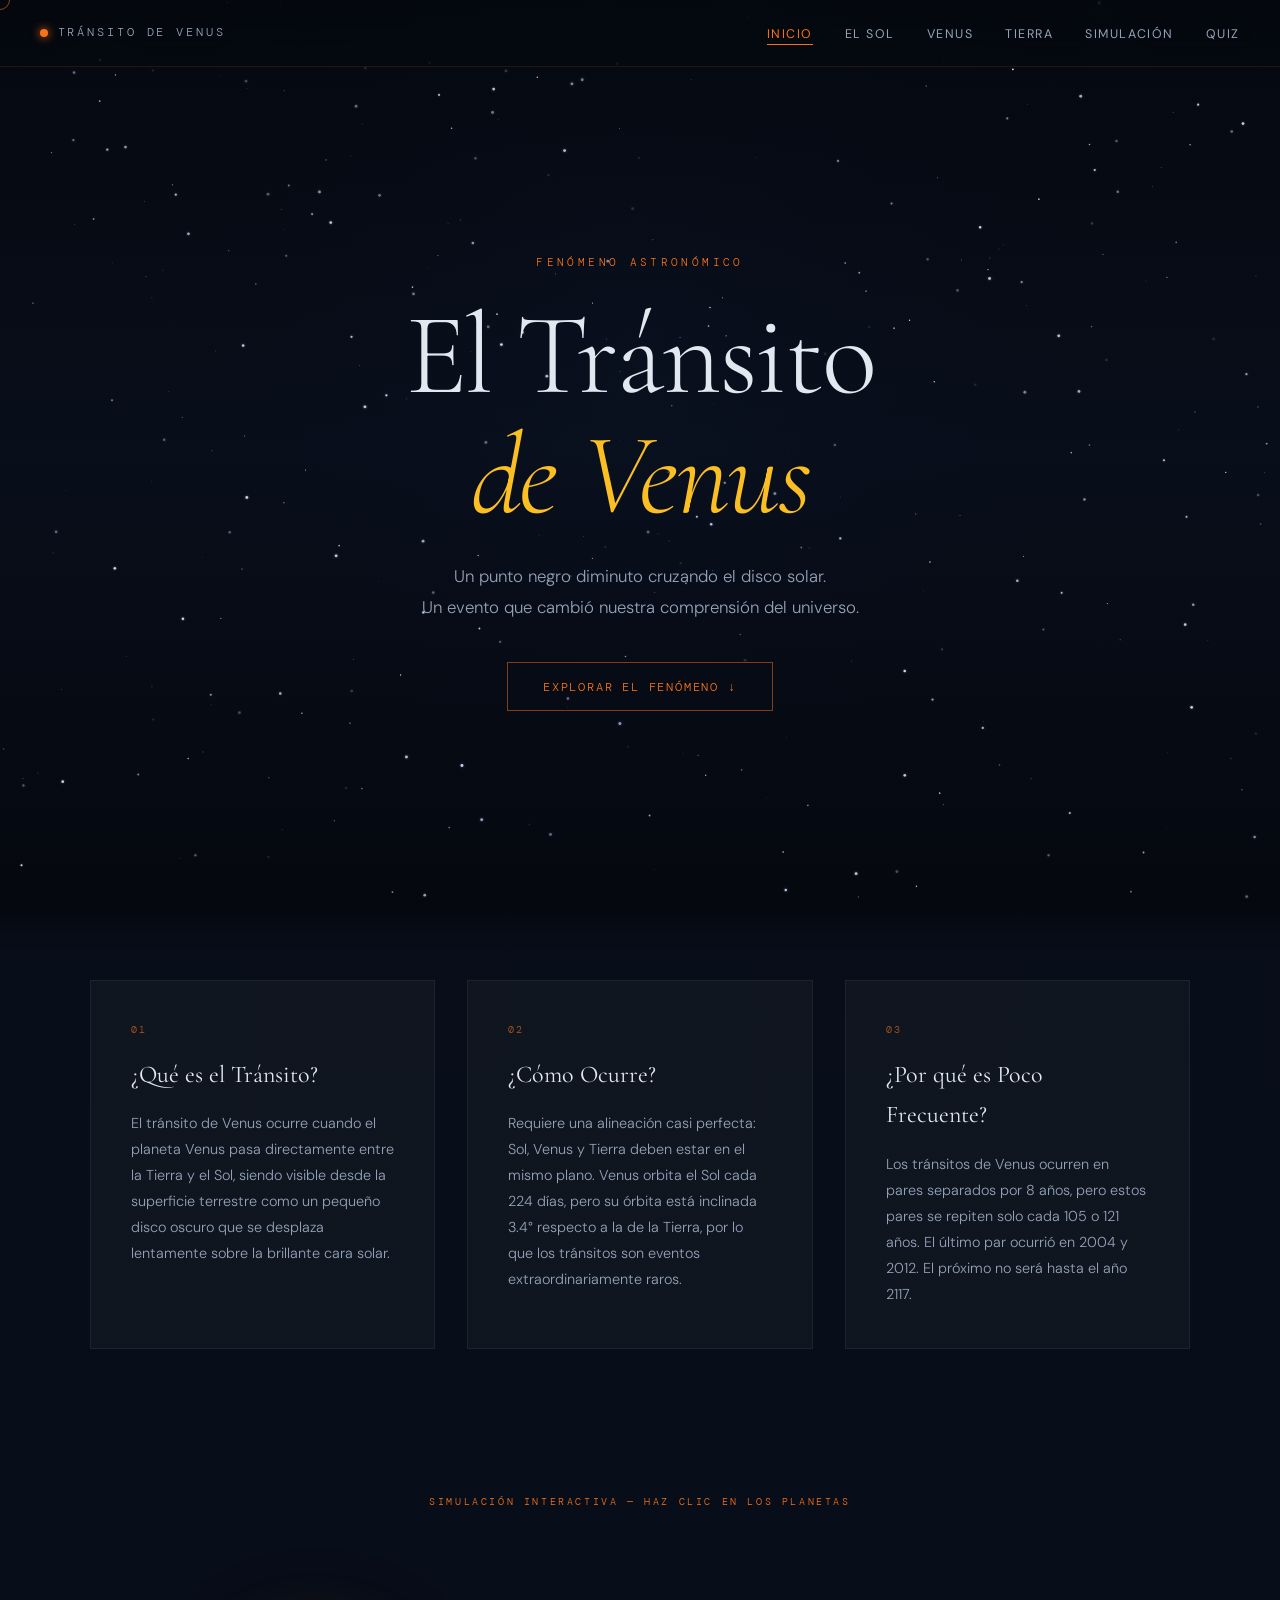
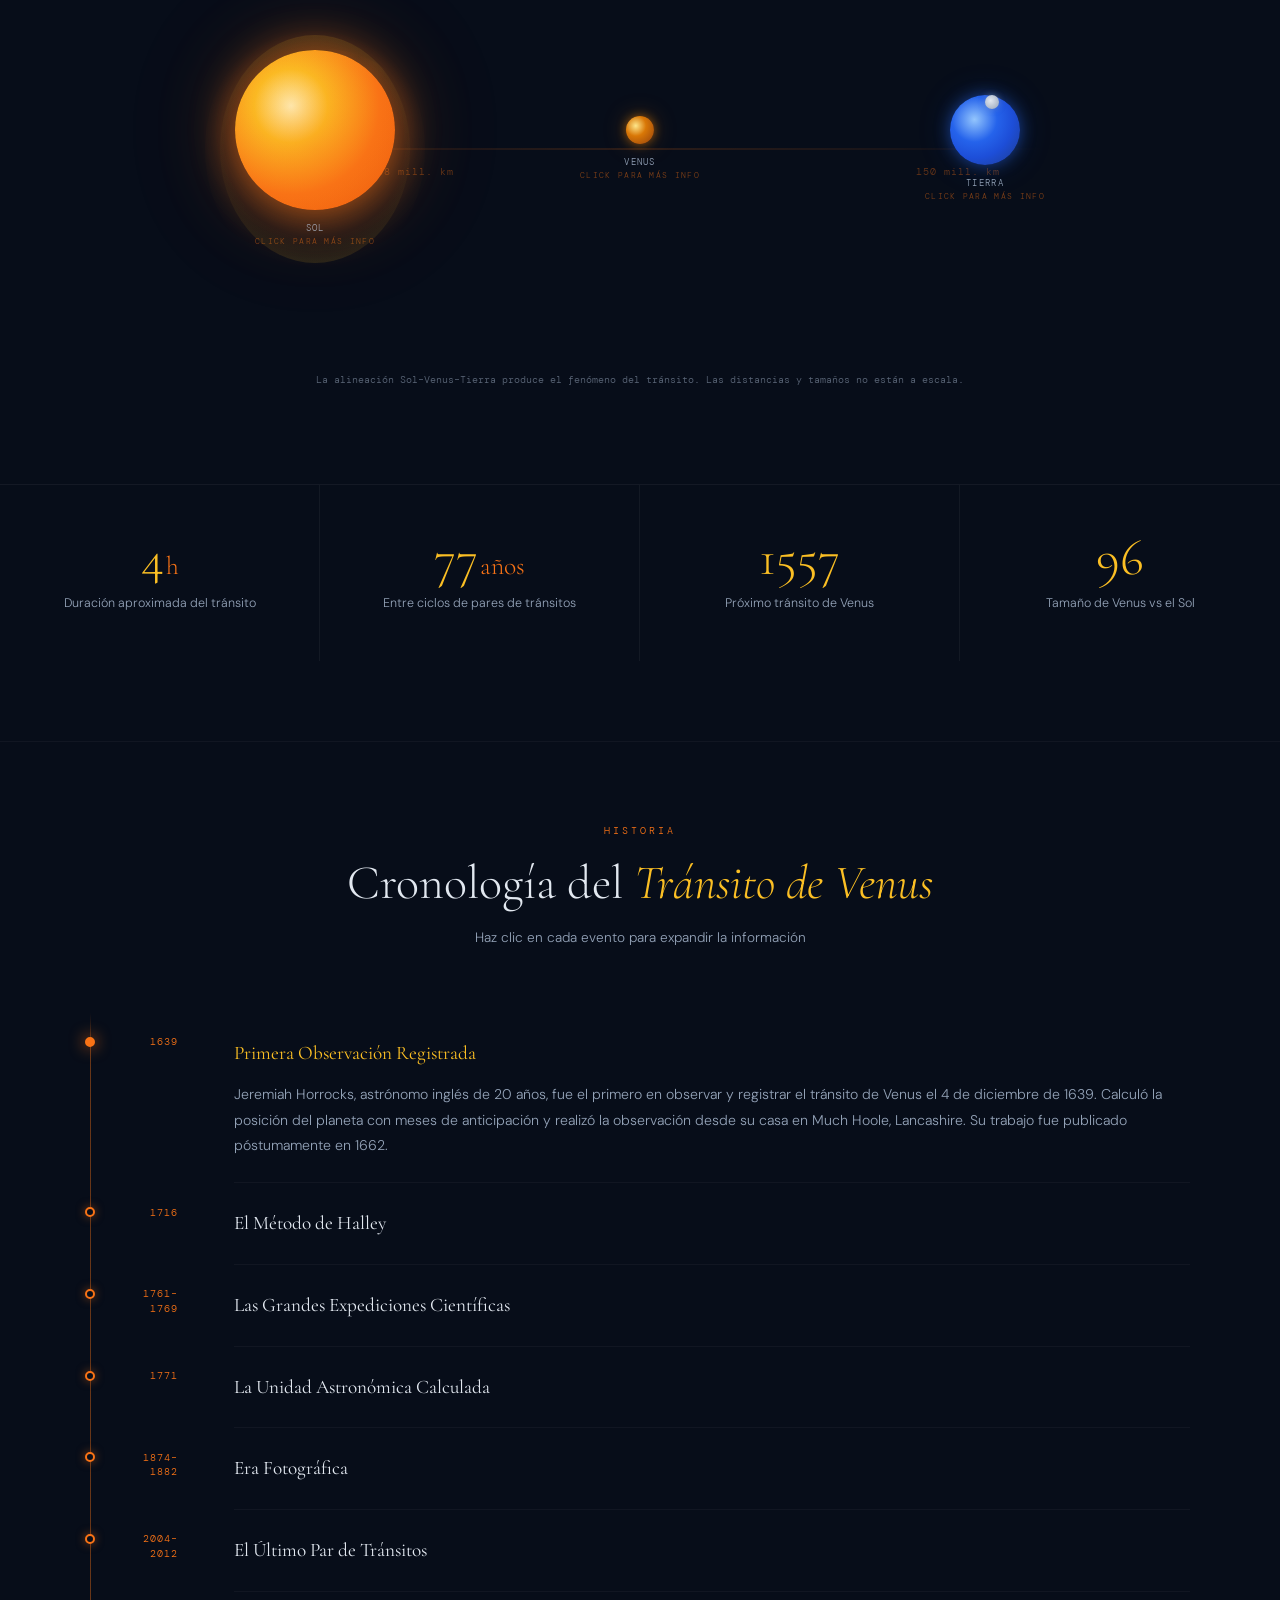
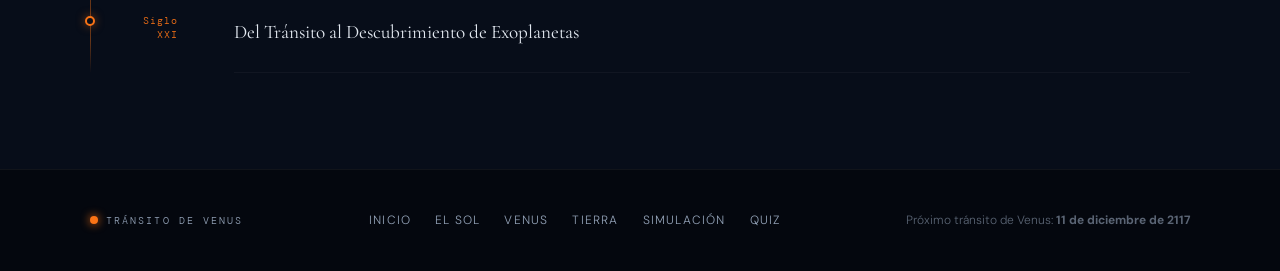
<file: index.html>
<!DOCTYPE html>
<html lang="es">
<head>
  <meta charset="UTF-8"/>
  <meta name="viewport" content="width=device-width, initial-scale=1.0"/>
  <title>El Tránsito de Venus</title>
  <link rel="preconnect" href="https://fonts.googleapis.com">
  <link rel="preconnect" href="https://fonts.gstatic.com" crossorigin>
  <link href="https://fonts.googleapis.com/css2?family=Cormorant+Garamond:ital,wght@0,300;0,400;0,600;0,700;1,300;1,400&family=DM+Sans:wght@300;400;500&family=DM+Mono:wght@300;400&display=swap" rel="stylesheet">
  <link rel="stylesheet" href="styles.css"/>
</head>
<body class="page-home">

  <!-- ============================================================
       NAVEGACIÓN MULTIPÁGINA
       ============================================================ -->
  <nav id="main-nav">
    <a class="nav-logo" href="index.html">
      <span class="nav-logo-dot"></span>
      TRÁNSITO DE VENUS
    </a>
    <ul class="nav-links">
      <li><a href="index.html"         class="active">Inicio</a></li>
      <li><a href="sol.html">El Sol</a></li>
      <li><a href="venus.html">Venus</a></li>
      <li><a href="tierra.html">Tierra</a></li>
      <li><a href="exoplanetas.html">Simulación</a></li>
      <li><a href="quiz.html">Quiz</a></li>
    </ul>
    <button class="nav-hamburger" id="hamburger" aria-label="Menú">
      <span></span><span></span><span></span>
    </button>
  </nav>

  <!-- ============================================================
       CANVAS ESTRELLAS DE FONDO (dinámico)
       ============================================================ -->
  <canvas id="stars-canvas"></canvas>

  <!-- ============================================================
       HERO
       ============================================================ -->
  <div class="hero">
    <div class="hero-label">FENÓMENO ASTRONÓMICO</div>
    <h1 class="hero-title">El Tránsito<br/><em>de Venus</em></h1>
    <p class="hero-sub">Un punto negro diminuto cruzando el disco solar.<br/>Un evento que cambió nuestra comprensión del universo.</p>
    <a href="#explicacion" class="btn-primary">Explorar el fenómeno ↓</a>
  </div>

  <!-- ============================================================
       EXPLICACIÓN
       ============================================================ -->
  <div class="info-block" id="explicacion">
    <div class="info-inner">
      <div class="info-card">
        <div class="info-card-num">01</div>
        <h3>¿Qué es el Tránsito?</h3>
        <p>El tránsito de Venus ocurre cuando el planeta Venus pasa directamente entre la Tierra y el Sol, siendo visible desde la superficie terrestre como un pequeño disco oscuro que se desplaza lentamente sobre la brillante cara solar.</p>
      </div>
      <div class="info-card">
        <div class="info-card-num">02</div>
        <h3>¿Cómo Ocurre?</h3>
        <p>Requiere una alineación casi perfecta: Sol, Venus y Tierra deben estar en el mismo plano. Venus orbita el Sol cada 224 días, pero su órbita está inclinada 3.4° respecto a la de la Tierra, por lo que los tránsitos son eventos extraordinariamente raros.</p>
      </div>
      <div class="info-card">
        <div class="info-card-num">03</div>
        <h3>¿Por qué es Poco Frecuente?</h3>
        <p>Los tránsitos de Venus ocurren en pares separados por 8 años, pero estos pares se repiten solo cada 105 o 121 años. El último par ocurrió en 2004 y 2012. El próximo no será hasta el año 2117.</p>
      </div>
    </div>
  </div>

  <!-- ============================================================
       VISUALIZACIÓN INTERACTIVA — planetas clickeables
       ============================================================ -->
  <div class="viz-section" id="viz-section">
    <div class="viz-label">SIMULACIÓN INTERACTIVA — Haz clic en los planetas</div>
    <div class="viz-container">
      <div class="sun-rays"></div>

      <!-- EL SOL — redirige a sol.html -->
      <a href="sol.html" class="celestial-body sun" id="viz-sun" title="Conoce más sobre el Sol">
        <div class="sun-glow"></div>
        <div class="sun-surface"><div class="sun-corona"></div></div>
        <div class="body-label">SOL<br/><span>Click para más info</span></div>
      </a>

      <!-- VENUS — redirige a venus.html -->
      <div class="transit-orbit">
        <a href="venus.html" class="celestial-body venus" id="viz-venus" title="Conoce más sobre Venus">
          <div class="planet-surface venus-surface"></div>
          <div class="body-label">VENUS<br/><span>Click para más info</span></div>
        </a>
      </div>

      <!-- TIERRA — redirige a tierra.html -->
      <a href="tierra.html" class="celestial-body earth" id="viz-earth" title="Conoce más sobre la Tierra">
        <div class="planet-surface earth-surface"></div>
        <div class="earth-moon"></div>
        <div class="body-label">TIERRA<br/><span>Click para más info</span></div>
      </a>

      <div class="alignment-line"></div>
      <div class="distance-label left">108 mill. km</div>
      <div class="distance-label right">150 mill. km</div>
    </div>
    <p class="viz-caption">La alineación Sol–Venus–Tierra produce el fenómeno del tránsito. Las distancias y tamaños no están a escala.</p>
  </div>

  <!-- ============================================================
       ESTADÍSTICAS RÁPIDAS
       ============================================================ -->
  <div class="stats-row">
    <div class="stat-item">
      <div class="stat-num">6<span>h</span></div>
      <div class="stat-desc">Duración aproximada del tránsito</div>
    </div>
    <div class="stat-item">
      <div class="stat-num">105<span>años</span></div>
      <div class="stat-desc">Entre ciclos de pares de tránsitos</div>
    </div>
    <div class="stat-item">
      <div class="stat-num">2117</div>
      <div class="stat-desc">Próximo tránsito de Venus</div>
    </div>
    <div class="stat-item">
      <div class="stat-num">1/30</div>
      <div class="stat-desc">Tamaño de Venus vs el Sol</div>
    </div>
  </div>

  <!-- ============================================================
       LÍNEA DE TIEMPO HISTÓRICA INTERACTIVA
       ============================================================ -->
  <div class="timeline-section" id="timeline-section">
    <div class="timeline-section-header">
      <div class="section-tag">HISTORIA</div>
      <h2 class="section-title">Cronología del <em>Tránsito de Venus</em></h2>
      <p class="section-sub">Haz clic en cada evento para expandir la información</p>
    </div>
    <div class="htimeline" id="htimeline">

      <div class="ht-item" data-index="0">
        <div class="ht-dot"></div>
        <div class="ht-year">1639</div>
        <div class="ht-card">
          <h4>Primera Observación Registrada</h4>
          <div class="ht-body">
            <p>Jeremiah Horrocks, astrónomo inglés de 20 años, fue el primero en observar y registrar el tránsito de Venus el 4 de diciembre de 1639. Calculó la posición del planeta con meses de anticipación y realizó la observación desde su casa en Much Hoole, Lancashire. Su trabajo fue publicado póstumamente en 1662.</p>
          </div>
        </div>
      </div>

      <div class="ht-item" data-index="1">
        <div class="ht-dot"></div>
        <div class="ht-year">1716</div>
        <div class="ht-card">
          <h4>El Método de Halley</h4>
          <div class="ht-body">
            <p>Edmund Halley propuso usar el tránsito para medir la distancia Tierra-Sol mediante la paralaje. Si dos observadores distantes en la Tierra registraban los tiempos exactos del tránsito, la geometría revelaría la escala del Sistema Solar. Halley nunca vería su método aplicado.</p>
          </div>
        </div>
      </div>

      <div class="ht-item" data-index="2">
        <div class="ht-dot"></div>
        <div class="ht-year">1761–1769</div>
        <div class="ht-card">
          <h4>Las Grandes Expediciones Científicas</h4>
          <div class="ht-body">
            <p>Más de 150 observaciones desde cinco continentes. El Capitán James Cook fue enviado a Tahití en 1769. Los datos recogidos permitieron calcular por primera vez la escala real del Sistema Solar, un resultado descrito como "el más noble problema de la astronomía".</p>
          </div>
        </div>
      </div>

      <div class="ht-item" data-index="3">
        <div class="ht-dot"></div>
        <div class="ht-year">1771</div>
        <div class="ht-card">
          <h4>La Unidad Astronómica Calculada</h4>
          <div class="ht-body">
            <p>Jérôme Lalande calculó la primera estimación precisa de la Unidad Astronómica: ~153 millones de km (el valor real es 149.6 millones). Por primera vez en la historia, la humanidad conocía las dimensiones reales del Sistema Solar.</p>
          </div>
        </div>
      </div>

      <div class="ht-item" data-index="4">
        <div class="ht-dot"></div>
        <div class="ht-year">1874–1882</div>
        <div class="ht-card">
          <h4>Era Fotográfica</h4>
          <div class="ht-body">
            <p>Los tránsitos de 1874 y 1882 fueron fotografiados por primera vez. Esto permitió mediciones más precisas, aunque el misterioso "efecto de la gota negra" siguió introduciendo errores que no se comprendieron hasta el siglo XXI.</p>
          </div>
        </div>
      </div>

      <div class="ht-item" data-index="5">
        <div class="ht-dot"></div>
        <div class="ht-year">2004–2012</div>
        <div class="ht-card">
          <h4>El Último Par de Tránsitos</h4>
          <div class="ht-body">
            <p>Los tránsitos del 8 de junio de 2004 y 5–6 de junio de 2012 fueron los últimos del siglo. Millones los observaron. Los científicos los usaron para calibrar métodos modernos de detección de exoplanetas.</p>
          </div>
        </div>
      </div>

      <div class="ht-item" data-index="6">
        <div class="ht-dot"></div>
        <div class="ht-year">Siglo XXI</div>
        <div class="ht-card">
          <h4>Del Tránsito al Descubrimiento de Exoplanetas</h4>
          <div class="ht-body">
            <p>El telescopio Kepler y TESS aplican el mismo principio del tránsito para detectar planetas en otras estrellas. Se han confirmado más de 5,500 exoplanetas usando este método. El próximo tránsito de Venus ocurrirá el <strong>11 de diciembre de 2117</strong>.</p>
          </div>
        </div>
      </div>

    </div><!-- fin .htimeline -->
  </div>

  <!-- ============================================================
       FOOTER
       ============================================================ -->
  <footer id="site-footer">
    <div class="footer-inner">
      <a class="footer-logo" href="index.html">
        <span class="nav-logo-dot"></span>
        TRÁNSITO DE VENUS
      </a>
      <div class="footer-links">
        <a href="index.html">Inicio</a>
        <a href="sol.html">El Sol</a>
        <a href="venus.html">Venus</a>
        <a href="tierra.html">Tierra</a>
        <a href="exoplanetas.html">Simulación</a>
        <a href="quiz.html">Quiz</a>
      </div>
      <div class="footer-note">Próximo tránsito de Venus: <strong>11 de diciembre de 2117</strong></div>
    </div>
  </footer>

  <script src="script.js"></script>
</body>
</html>
</file>
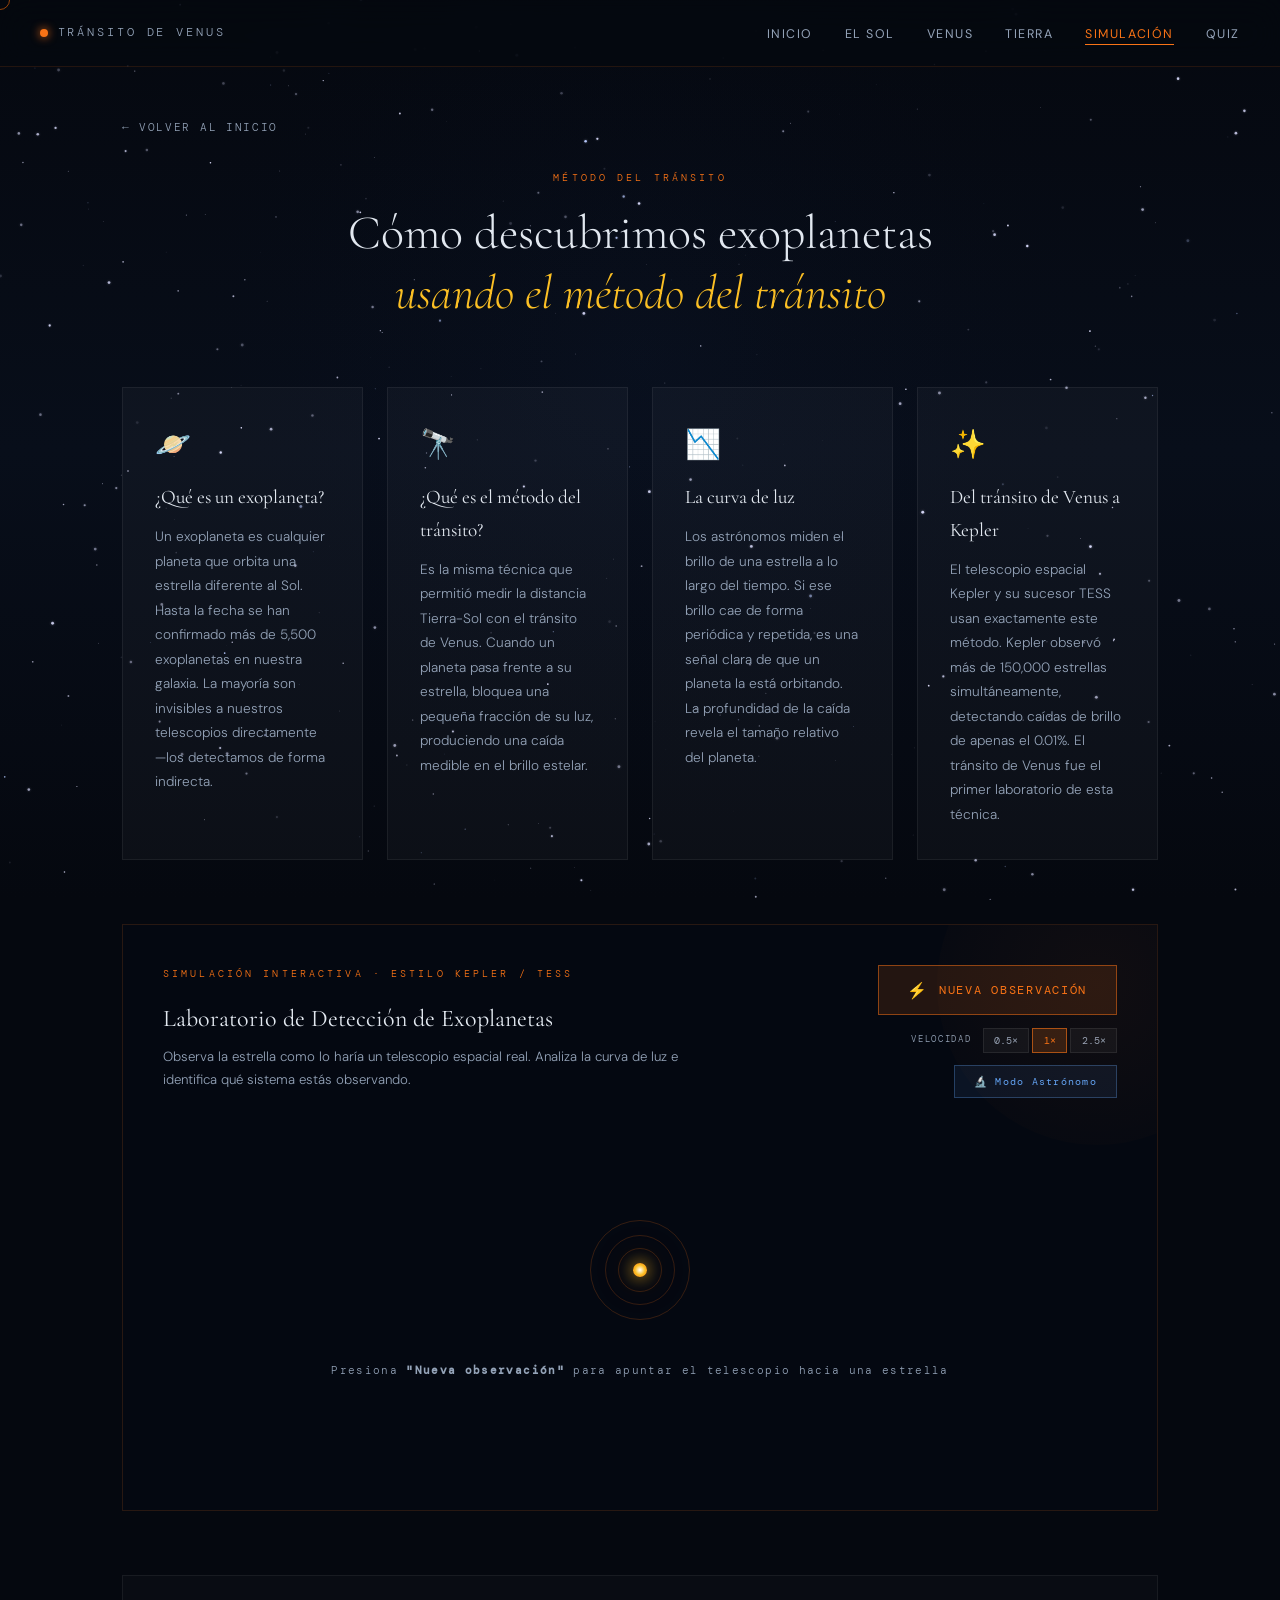
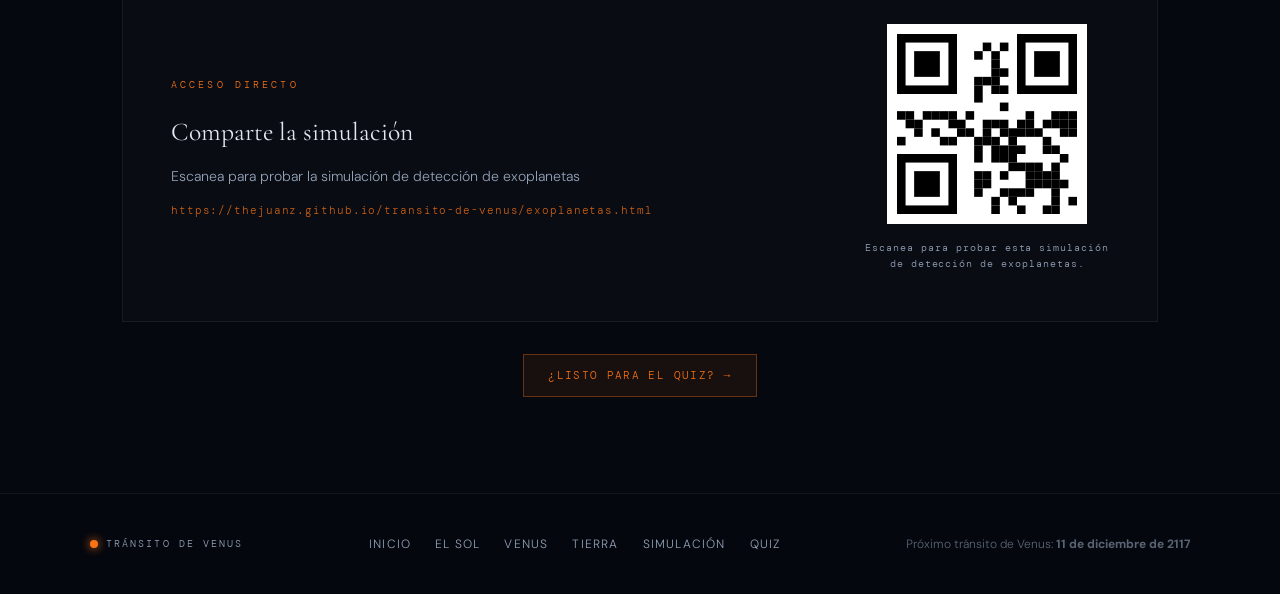
<file: exoplanetas.html>
<!DOCTYPE html>
<html lang="es">
<head>
  <meta charset="UTF-8"/>
  <meta name="viewport" content="width=device-width, initial-scale=1.0"/>
  <title>Simulación de Exoplanetas — Tránsito de Venus</title>
  <link rel="preconnect" href="https://fonts.googleapis.com">
  <link rel="preconnect" href="https://fonts.gstatic.com" crossorigin>
  <link href="https://fonts.googleapis.com/css2?family=Cormorant+Garamond:ital,wght@0,300;0,400;0,600;0,700;1,300;1,400&family=DM+Sans:wght@300;400;500&family=DM+Mono:wght@300;400&display=swap" rel="stylesheet">
  <link rel="stylesheet" href="styles.css"/>
</head>
<body class="page-exoplanetas">

  <!-- NAVEGACIÓN -->
  <nav id="main-nav">
    <a class="nav-logo" href="index.html">
      <span class="nav-logo-dot"></span>
      TRÁNSITO DE VENUS
    </a>
    <ul class="nav-links">
      <li><a href="index.html">Inicio</a></li>
      <li><a href="sol.html">El Sol</a></li>
      <li><a href="venus.html">Venus</a></li>
      <li><a href="tierra.html">Tierra</a></li>
      <li><a href="exoplanetas.html" class="active">Simulación</a></li>
      <li><a href="quiz.html">Quiz</a></li>
    </ul>
    <button class="nav-hamburger" id="hamburger" aria-label="Menú">
      <span></span><span></span><span></span>
    </button>
  </nav>

  <!-- ESTRELLAS DE FONDO -->
  <canvas id="stars-canvas"></canvas>

  <!-- ============================================================
       SECCIÓN DE EXOPLANETAS
       ============================================================ -->
  <section id="simulacion" class="exo-sim-page">

    <a class="back-btn" href="index.html">← Volver al inicio</a>

    <!-- ENCABEZADO -->
    <div class="exosim-hero">
      <div class="exosim-tag">MÉTODO DEL TRÁNSITO</div>
      <h1 class="exosim-title">Cómo descubrimos exoplanetas<br/><em>usando el método del tránsito</em></h1>
    </div>

    <!-- TARJETAS INTRODUCTORIAS -->
    <div class="exosim-intro-grid">
      <div class="exosim-intro-card">
        <div class="exosim-intro-icon">🪐</div>
        <h3>¿Qué es un exoplaneta?</h3>
        <p>Un exoplaneta es cualquier planeta que orbita una estrella diferente al Sol. Hasta la fecha se han confirmado más de 5,500 exoplanetas en nuestra galaxia. La mayoría son invisibles a nuestros telescopios directamente —los detectamos de forma indirecta.</p>
      </div>
      <div class="exosim-intro-card">
        <div class="exosim-intro-icon">🔭</div>
        <h3>¿Qué es el método del tránsito?</h3>
        <p>Es la misma técnica que permitió medir la distancia Tierra-Sol con el tránsito de Venus. Cuando un planeta pasa frente a su estrella, bloquea una pequeña fracción de su luz, produciendo una caída medible en el brillo estelar.</p>
      </div>
      <div class="exosim-intro-card">
        <div class="exosim-intro-icon">📉</div>
        <h3>La curva de luz</h3>
        <p>Los astrónomos miden el brillo de una estrella a lo largo del tiempo. Si ese brillo cae de forma periódica y repetida, es una señal clara de que un planeta la está orbitando. La profundidad de la caída revela el tamaño relativo del planeta.</p>
      </div>
      <div class="exosim-intro-card">
        <div class="exosim-intro-icon">✨</div>
        <h3>Del tránsito de Venus a Kepler</h3>
        <p>El telescopio espacial Kepler y su sucesor TESS usan exactamente este método. Kepler observó más de 150,000 estrellas simultáneamente, detectando caídas de brillo de apenas el 0.01%. El tránsito de Venus fue el primer laboratorio de esta técnica.</p>
      </div>
    </div>

    <!-- ══════════════════════════════════════════
         SIMULACIÓN INTERACTIVA v2 — Kepler / TESS
         ══════════════════════════════════════════ -->
    <div class="sim-wrapper" id="sim-wrapper">

      <!-- Cabecera + controles -->
      <div class="sim-header">
        <div class="sim-header-text">
          <div class="exosim-tag">SIMULACIÓN INTERACTIVA · ESTILO KEPLER / TESS</div>
          <h2 class="sim-title">Laboratorio de Detección de Exoplanetas</h2>
          <p class="sim-subtitle">Observa la estrella como lo haría un telescopio espacial real. Analiza la curva de luz e identifica qué sistema estás observando.</p>
        </div>
        <div class="sim-controls">
          <button class="btn-generate" id="btn-generate" onclick="generateSystem()">
            <span class="btn-generate-icon">⚡</span>
            Nueva observación
          </button>
          <div class="speed-control">
            <span class="speed-label">VELOCIDAD</span>
            <div class="speed-btns">
              <button class="speed-btn" data-speed="0.4" onclick="setSpeed(0.4)">0.5×</button>
              <button class="speed-btn active" data-speed="1" onclick="setSpeed(1)">1×</button>
              <button class="speed-btn" data-speed="2.5" onclick="setSpeed(2.5)">2.5×</button>
            </div>
          </div>
          <!-- MODO ASTRÓNOMO -->
          <button class="btn-astronomer" id="btn-astronomer" onclick="toggleAstronomerMode()">
            🔬 Modo Astrónomo
          </button>
        </div>
      </div>

      <!-- Pantalla idle -->
      <div class="sim-idle" id="sim-idle">
        <div class="sim-idle-scope">
          <div class="scope-ring scope-ring-1"></div>
          <div class="scope-ring scope-ring-2"></div>
          <div class="scope-ring scope-ring-3"></div>
          <div class="sim-idle-star"></div>
        </div>
        <p>Presiona <strong>"Nueva observación"</strong> para apuntar el telescopio hacia una estrella</p>
      </div>

      <!-- Panel principal -->
      <div class="sim-main" id="sim-main" style="display:none;">

        <!-- Panel telescópico -->
        <div class="sim-telescope-row">
          <div class="sim-panel-label-row">
            <span class="sim-panel-label">VISTA TELESCÓPICA</span>
            <span class="sim-star-badge" id="sim-star-name">Kepler-452</span>
            <span class="sim-live-badge"><span class="live-dot"></span>EN VIVO</span>
          </div>
          <div class="telescope-frame">
            <canvas id="telescope-canvas"></canvas>
            <div class="vignette"></div>
            <div class="reticle">
              <div class="reticle-h"></div>
              <div class="reticle-v"></div>
              <div class="reticle-circle reticle-c1"></div>
              <div class="reticle-circle reticle-c2"></div>
            </div>
            <div class="hud hud-tl">
              <div class="hud-line" id="hud-time">T+00:00:00</div>
              <div class="hud-line" id="hud-mag">MAG: —</div>
            </div>
            <div class="hud hud-tr">
              <div class="hud-line" id="hud-inst">KEPLER PHOTOMETER</div>
              <div class="hud-line" id="hud-band">BAND: 430–890 nm</div>
            </div>
            <div class="hud hud-bl" id="hud-transit-alert" style="opacity:0;">
              <div class="hud-alert">⚠ VARIACIÓN DETECTADA</div>
            </div>
          </div>
        </div>

        <!-- Panel curva de luz -->
        <div class="sim-light-row">
          <div class="sim-panel-label-row">
            <span class="sim-panel-label">FOTOMETRÍA — CURVA DE LUZ</span>
            <span class="sim-panel-sublabel" id="lc-points-count">0 / 700 puntos</span>
          </div>
          <canvas id="lightcurve-canvas"></canvas>
          <div class="lc-footer">
            <span class="lc-footer-item">
              <span class="lc-legend-dot lc-dot-signal"></span>Señal fotométrica
            </span>
            <span class="lc-footer-item">
              <span class="lc-legend-dot lc-dot-trend"></span>Línea de referencia
            </span>
            <span class="lc-footer-item lc-footer-right">
              Ruido instrumental: ±0.1%
            </span>
          </div>
        </div>

        <!-- PANEL MODO ASTRÓNOMO (oculto por defecto) -->
        <div class="astronomer-panel" id="astronomer-panel" style="display:none;">
          <div class="astro-panel-title">
            <span>🔬</span> Datos Científicos — Modo Astrónomo
          </div>
          <div class="astro-data-grid" id="astro-data-grid">
            <div class="astro-datum">
              <div class="astro-datum-label">PROFUNDIDAD DEL TRÁNSITO</div>
              <div class="astro-datum-value" id="astro-depth">—</div>
              <div class="astro-datum-unit">% de oscurecimiento</div>
            </div>
            <div class="astro-datum">
              <div class="astro-datum-label">RADIO ESTIMADO DEL PLANETA</div>
              <div class="astro-datum-value" id="astro-radius">—</div>
              <div class="astro-datum-unit">R⊕ (radios terrestres)</div>
            </div>
            <div class="astro-datum">
              <div class="astro-datum-label">PERÍODO ORBITAL</div>
              <div class="astro-datum-value" id="astro-period">—</div>
              <div class="astro-datum-unit">días simulados</div>
            </div>
            <div class="astro-datum">
              <div class="astro-datum-label">BRILLO ESTELAR RELATIVO</div>
              <div class="astro-datum-value" id="astro-brightness">—</div>
              <div class="astro-datum-unit">magnitud relativa</div>
            </div>
            <div class="astro-datum">
              <div class="astro-datum-label">DURACIÓN DEL TRÁNSITO</div>
              <div class="astro-datum-value" id="astro-duration">—</div>
              <div class="astro-datum-unit">horas (simuladas)</div>
            </div>
            <div class="astro-datum">
              <div class="astro-datum-label">TIPO ESTELAR</div>
              <div class="astro-datum-value" id="astro-type">—</div>
              <div class="astro-datum-unit">clasificación espectral</div>
            </div>
          </div>
          <div class="astro-note">
            Así analiza sus datos el telescopio espacial Kepler (2009–2018) y TESS (2018–presente).
          </div>
        </div>

      </div><!-- fin sim-main -->

      <!-- QUIZ INTERACTIVO -->
      <div class="sim-quiz" id="sim-quiz" style="display:none;">
        <div class="quiz-question">
          <span class="quiz-icon">🧠</span>
          ¿Qué crees que está ocurriendo en este sistema?
        </div>
        <div class="quiz-hint">Analiza la profundidad y frecuencia de las caídas en la curva de luz.</div>
        <div class="quiz-options" id="quiz-options">
          <button class="quiz-option" onclick="checkAnswer('small')" data-value="small">
            <span class="quiz-option-icon">🔵</span>
            <div class="quiz-option-content">
              <strong>Planeta tipo Tierra</strong>
              <span>Caída pequeña y periódica</span>
            </div>
          </button>
          <button class="quiz-option" onclick="checkAnswer('giant')" data-value="giant">
            <span class="quiz-option-icon">🟠</span>
            <div class="quiz-option-content">
              <strong>Planeta tipo Júpiter</strong>
              <span>Caída profunda y pronunciada</span>
            </div>
          </button>
          <button class="quiz-option" onclick="checkAnswer('multi')" data-value="multi">
            <span class="quiz-option-icon">🟣</span>
            <div class="quiz-option-content">
              <strong>Sistema multiplanetario</strong>
              <span>Varias caídas de distinta profundidad</span>
            </div>
          </button>
          <button class="quiz-option" onclick="checkAnswer('none')" data-value="none">
            <span class="quiz-option-icon">⚫</span>
            <div class="quiz-option-content">
              <strong>Sin planetas detectables</strong>
              <span>Curva de luz plana con solo ruido</span>
            </div>
          </button>
        </div>
        <div class="quiz-result" id="quiz-result" style="display:none;">
          <div class="quiz-result-icon" id="quiz-result-icon"></div>
          <div class="quiz-result-text">
            <div class="quiz-result-verdict" id="quiz-result-verdict"></div>
            <div class="quiz-result-explanation" id="quiz-result-explanation"></div>
          </div>
        </div>
        <button class="btn-retry" id="btn-retry" style="display:none;" onclick="generateSystem()">
          Nueva observación →
        </button>
      </div>

    </div><!-- fin .sim-wrapper -->

    <!-- CÓDIGO QR -->
    <div class="qr-section">
      <div class="qr-inner">
        <div class="qr-text-col">
          <div class="exosim-tag">ACCESO DIRECTO</div>
          <h3 class="qr-title">Comparte la simulación</h3>
          <p class="qr-desc">Escanea para probar la simulación de detección de exoplanetas</p>
          <p class="qr-url" id="qr-url-text">tusitio.com/exoplanetas.html#simulacion</p>
        </div>
        <div class="qr-code-col">
          <div class="qr-frame">
            <canvas id="qr-canvas" width="180" height="180"></canvas>
          </div>
          <p class="qr-caption">Escanea para probar esta simulación<br/>de detección de exoplanetas.</p>
        </div>
      </div>
    </div>

    <div class="exo-page-footer-nav">
      <a href="quiz.html" class="planet-nav-btn">¿Listo para el quiz? →</a>
    </div>

  </section><!-- fin #simulacion -->

  <!-- FOOTER -->
  <footer id="site-footer">
    <div class="footer-inner">
      <a class="footer-logo" href="index.html">
        <span class="nav-logo-dot"></span>
        TRÁNSITO DE VENUS
      </a>
      <div class="footer-links">
        <a href="index.html">Inicio</a>
        <a href="sol.html">El Sol</a>
        <a href="venus.html">Venus</a>
        <a href="tierra.html">Tierra</a>
        <a href="exoplanetas.html">Simulación</a>
        <a href="quiz.html">Quiz</a>
      </div>
      <div class="footer-note">Próximo tránsito de Venus: <strong>11 de diciembre de 2117</strong></div>
    </div>
  </footer>

  <script src="script.js"></script>
</body>
</html>
</file>
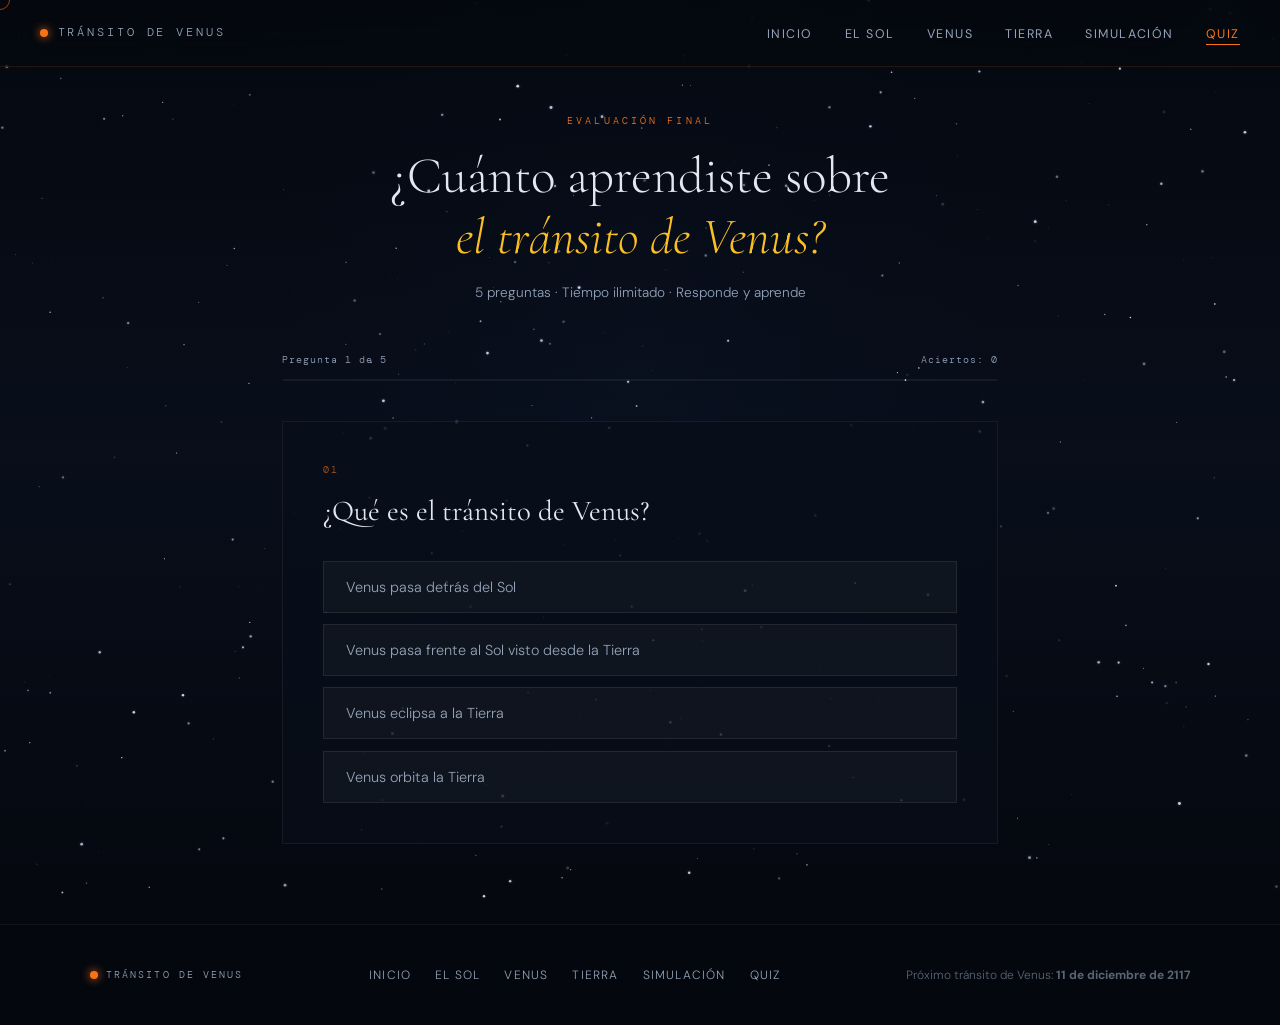
<file: quiz.html>
<!DOCTYPE html>
<html lang="es">
<head>
  <meta charset="UTF-8"/>
  <meta name="viewport" content="width=device-width, initial-scale=1.0"/>
  <title>Quiz — Tránsito de Venus</title>
  <link rel="preconnect" href="https://fonts.googleapis.com">
  <link rel="preconnect" href="https://fonts.gstatic.com" crossorigin>
  <link href="https://fonts.googleapis.com/css2?family=Cormorant+Garamond:ital,wght@0,300;0,400;0,600;0,700;1,300;1,400&family=DM+Sans:wght@300;400;500&family=DM+Mono:wght@300;400&display=swap" rel="stylesheet">
  <link rel="stylesheet" href="styles.css"/>
</head>
<body class="page-quiz">

  <!-- NAVEGACIÓN -->
  <nav id="main-nav">
    <a class="nav-logo" href="index.html">
      <span class="nav-logo-dot"></span>
      TRÁNSITO DE VENUS
    </a>
    <ul class="nav-links">
      <li><a href="index.html">Inicio</a></li>
      <li><a href="sol.html">El Sol</a></li>
      <li><a href="venus.html">Venus</a></li>
      <li><a href="tierra.html">Tierra</a></li>
      <li><a href="exoplanetas.html">Simulación</a></li>
      <li><a href="quiz.html" class="active">Quiz</a></li>
    </ul>
    <button class="nav-hamburger" id="hamburger" aria-label="Menú">
      <span></span><span></span><span></span>
    </button>
  </nav>

  <!-- ESTRELLAS DE FONDO -->
  <canvas id="stars-canvas"></canvas>

  <!-- ============================================================
       QUIZ PRINCIPAL
       ============================================================ -->
  <div class="quiz-page">

    <!-- HERO -->
    <div class="quiz-hero">
      <div class="quiz-page-tag">EVALUACIÓN FINAL</div>
      <h1 class="quiz-page-title">¿Cuánto aprendiste sobre<br/><em>el tránsito de Venus?</em></h1>
      <p class="quiz-page-sub">5 preguntas · Tiempo ilimitado · Responde y aprende</p>
    </div>

    <!-- BARRA DE PROGRESO -->
    <div class="quiz-progress-bar-wrap" id="quiz-progress-wrap">
      <div class="quiz-progress-info">
        <span id="q-progress-text">Pregunta 1 de 5</span>
        <span id="q-score-live">Aciertos: 0</span>
      </div>
      <div class="quiz-progress-track">
        <div class="quiz-progress-fill" id="quiz-progress-fill" style="width:0%"></div>
      </div>
    </div>

    <!-- CONTENEDOR DE PREGUNTAS -->
    <div class="quiz-container" id="quiz-container">

      <!-- PREGUNTA 1 -->
      <div class="qz-question" data-q="0" id="q0">
        <div class="qz-num">01</div>
        <h2 class="qz-text">¿Qué es el tránsito de Venus?</h2>
        <div class="qz-options">
          <button class="qz-option" data-q="0" data-i="0">Venus pasa detrás del Sol</button>
          <button class="qz-option" data-q="0" data-i="1">Venus pasa frente al Sol visto desde la Tierra</button>
          <button class="qz-option" data-q="0" data-i="2">Venus eclipsa a la Tierra</button>
          <button class="qz-option" data-q="0" data-i="3">Venus orbita la Tierra</button>
        </div>
        <div class="qz-feedback" id="feedback-0" style="display:none;"></div>
      </div>

      <!-- PREGUNTA 2 -->
      <div class="qz-question" data-q="1" id="q1" style="display:none;">
        <div class="qz-num">02</div>
        <h2 class="qz-text">¿Por qué es importante el tránsito de Venus en astronomía?</h2>
        <div class="qz-options">
          <button class="qz-option" data-q="1" data-i="0">Permite medir la masa de la Tierra</button>
          <button class="qz-option" data-q="1" data-i="1">Permite ver el interior del Sol</button>
          <button class="qz-option" data-q="1" data-i="2">Permite medir la distancia Tierra-Sol</button>
          <button class="qz-option" data-q="1" data-i="3">Permite calcular la edad del Sol</button>
        </div>
        <div class="qz-feedback" id="feedback-1" style="display:none;"></div>
      </div>

      <!-- PREGUNTA 3 -->
      <div class="qz-question" data-q="2" id="q2" style="display:none;">
        <div class="qz-num">03</div>
        <h2 class="qz-text">¿Cómo se descubren muchos exoplanetas?</h2>
        <div class="qz-options">
          <button class="qz-option" data-q="2" data-i="0">Escuchando ondas de radio</button>
          <button class="qz-option" data-q="2" data-i="1">Observando eclipses lunares</button>
          <button class="qz-option" data-q="2" data-i="2">Midiendo el brillo de las estrellas</button>
          <button class="qz-option" data-q="2" data-i="3">Enviando sondas a otras estrellas</button>
        </div>
        <div class="qz-feedback" id="feedback-2" style="display:none;"></div>
      </div>

      <!-- PREGUNTA 4 -->
      <div class="qz-question" data-q="3" id="q3" style="display:none;">
        <div class="qz-num">04</div>
        <h2 class="qz-text">¿Qué indica una caída en la curva de luz de una estrella?</h2>
        <div class="qz-options">
          <button class="qz-option" data-q="3" data-i="0">La estrella explota</button>
          <button class="qz-option" data-q="3" data-i="1">Un planeta está pasando frente a ella</button>
          <button class="qz-option" data-q="3" data-i="2">La estrella desaparece</button>
          <button class="qz-option" data-q="3" data-i="3">Hay una tormenta solar</button>
        </div>
        <div class="qz-feedback" id="feedback-3" style="display:none;"></div>
      </div>

      <!-- PREGUNTA 5 -->
      <div class="qz-question" data-q="4" id="q4" style="display:none;">
        <div class="qz-num">05</div>
        <h2 class="qz-text">¿Cuándo ocurrirá el próximo tránsito de Venus?</h2>
        <div class="qz-options">
          <button class="qz-option" data-q="4" data-i="0">En el año 2050</button>
          <button class="qz-option" data-q="4" data-i="1">En el año 2117</button>
          <button class="qz-option" data-q="4" data-i="2">En el año 2200</button>
          <button class="qz-option" data-q="4" data-i="3">Ya no ocurrirá más</button>
        </div>
        <div class="qz-feedback" id="feedback-4" style="display:none;"></div>
      </div>

    </div><!-- fin .quiz-container -->

    <!-- RESULTADO FINAL (oculto hasta terminar) -->
    <div class="quiz-result-final" id="quiz-result-final" style="display:none;">
      <div class="result-score-circle">
        <div class="result-score-inner">
          <span class="result-score-num" id="result-score-num">0</span>
          <span class="result-score-den">/5</span>
        </div>
      </div>
      <div class="result-title" id="result-title">Calculando…</div>
      <div class="result-message" id="result-message"></div>
      <div class="result-breakdown" id="result-breakdown"></div>
      <div class="result-actions">
        <button class="btn-primary" onclick="restartQuiz()">Repetir el quiz</button>
        <a href="exoplanetas.html" class="btn-primary btn-primary-alt">Ver simulación</a>
      </div>
    </div>

  </div><!-- fin .quiz-page -->

  <!-- FOOTER -->
  <footer id="site-footer">
    <div class="footer-inner">
      <a class="footer-logo" href="index.html">
        <span class="nav-logo-dot"></span>
        TRÁNSITO DE VENUS
      </a>
      <div class="footer-links">
        <a href="index.html">Inicio</a>
        <a href="sol.html">El Sol</a>
        <a href="venus.html">Venus</a>
        <a href="tierra.html">Tierra</a>
        <a href="exoplanetas.html">Simulación</a>
        <a href="quiz.html">Quiz</a>
      </div>
      <div class="footer-note">Próximo tránsito de Venus: <strong>11 de diciembre de 2117</strong></div>
    </div>
  </footer>

  <script src="script.js"></script>
</body>
</html>
</file>
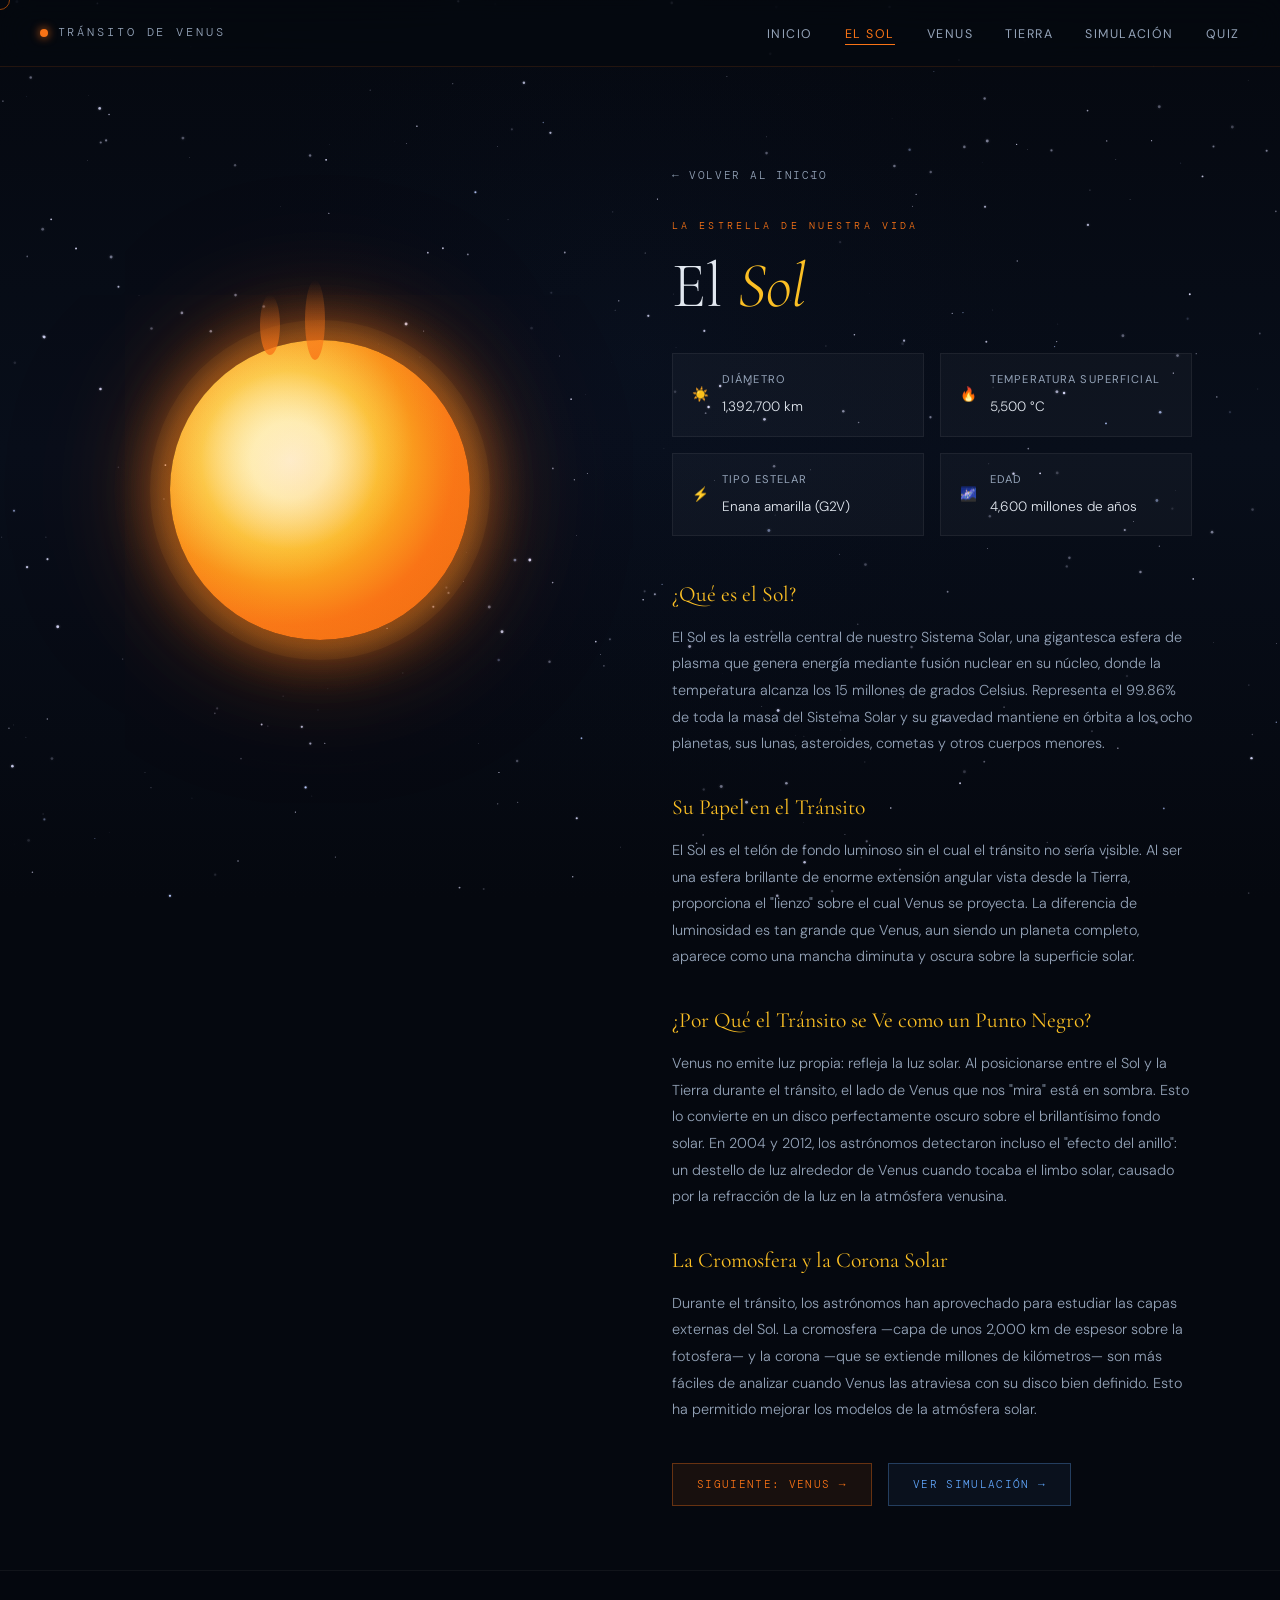
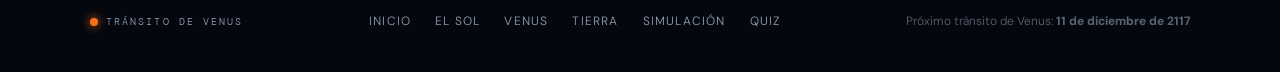
<file: sol.html>
<!DOCTYPE html>
<html lang="es">
<head>
  <meta charset="UTF-8"/>
  <meta name="viewport" content="width=device-width, initial-scale=1.0"/>
  <title>El Sol — Tránsito de Venus</title>
  <link rel="preconnect" href="https://fonts.googleapis.com">
  <link rel="preconnect" href="https://fonts.gstatic.com" crossorigin>
  <link href="https://fonts.googleapis.com/css2?family=Cormorant+Garamond:ital,wght@0,300;0,400;0,600;0,700;1,300;1,400&family=DM+Sans:wght@300;400;500&family=DM+Mono:wght@300;400&display=swap" rel="stylesheet">
  <link rel="stylesheet" href="styles.css"/>
</head>
<body class="page-sol">

  <!-- NAVEGACIÓN -->
  <nav id="main-nav">
    <a class="nav-logo" href="index.html">
      <span class="nav-logo-dot"></span>
      TRÁNSITO DE VENUS
    </a>
    <ul class="nav-links">
      <li><a href="index.html">Inicio</a></li>
      <li><a href="sol.html" class="active">El Sol</a></li>
      <li><a href="venus.html">Venus</a></li>
      <li><a href="tierra.html">Tierra</a></li>
      <li><a href="exoplanetas.html">Simulación</a></li>
      <li><a href="quiz.html">Quiz</a></li>
    </ul>
    <button class="nav-hamburger" id="hamburger" aria-label="Menú">
      <span></span><span></span><span></span>
    </button>
  </nav>

  <!-- ESTRELLAS DE FONDO -->
  <canvas id="stars-canvas"></canvas>

  <!-- CONTENIDO -->
  <div class="planet-page sol-page">
    <div class="planet-hero">
      <div class="planet-display sol-display">
        <div class="planet-big sol-big">
          <div class="sol-surface-anim"></div>
          <div class="sol-corona-anim"></div>
          <div class="sol-flare"></div>
          <div class="sol-flare sol-flare-2"></div>
        </div>
        <div class="sol-glow-outer"></div>
      </div>
    </div>

    <div class="planet-content">
      <a class="back-btn" href="index.html">← Volver al inicio</a>
      <div class="planet-tag">LA ESTRELLA DE NUESTRA VIDA</div>
      <h1 class="planet-title">El <em>Sol</em></h1>

      <div class="planet-facts">
        <div class="fact-item">
          <span class="fact-icon">☀️</span>
          <div>
            <strong>Diámetro</strong>
            <span>1,392,700 km</span>
          </div>
        </div>
        <div class="fact-item">
          <span class="fact-icon">🔥</span>
          <div>
            <strong>Temperatura superficial</strong>
            <span>5,500 °C</span>
          </div>
        </div>
        <div class="fact-item">
          <span class="fact-icon">⚡</span>
          <div>
            <strong>Tipo estelar</strong>
            <span>Enana amarilla (G2V)</span>
          </div>
        </div>
        <div class="fact-item">
          <span class="fact-icon">🌌</span>
          <div>
            <strong>Edad</strong>
            <span>4,600 millones de años</span>
          </div>
        </div>
      </div>

      <div class="planet-text">
        <h3>¿Qué es el Sol?</h3>
        <p>El Sol es la estrella central de nuestro Sistema Solar, una gigantesca esfera de plasma que genera energía mediante fusión nuclear en su núcleo, donde la temperatura alcanza los 15 millones de grados Celsius. Representa el 99.86% de toda la masa del Sistema Solar y su gravedad mantiene en órbita a los ocho planetas, sus lunas, asteroides, cometas y otros cuerpos menores.</p>

        <h3>Su Papel en el Tránsito</h3>
        <p>El Sol es el telón de fondo luminoso sin el cual el tránsito no sería visible. Al ser una esfera brillante de enorme extensión angular vista desde la Tierra, proporciona el "lienzo" sobre el cual Venus se proyecta. La diferencia de luminosidad es tan grande que Venus, aun siendo un planeta completo, aparece como una mancha diminuta y oscura sobre la superficie solar.</p>

        <h3>¿Por Qué el Tránsito se Ve como un Punto Negro?</h3>
        <p>Venus no emite luz propia: refleja la luz solar. Al posicionarse entre el Sol y la Tierra durante el tránsito, el lado de Venus que nos "mira" está en sombra. Esto lo convierte en un disco perfectamente oscuro sobre el brillantísimo fondo solar. En 2004 y 2012, los astrónomos detectaron incluso el "efecto del anillo": un destello de luz alrededor de Venus cuando tocaba el limbo solar, causado por la refracción de la luz en la atmósfera venusina.</p>

        <h3>La Cromosfera y la Corona Solar</h3>
        <p>Durante el tránsito, los astrónomos han aprovechado para estudiar las capas externas del Sol. La cromosfera —capa de unos 2,000 km de espesor sobre la fotosfera— y la corona —que se extiende millones de kilómetros— son más fáciles de analizar cuando Venus las atraviesa con su disco bien definido. Esto ha permitido mejorar los modelos de la atmósfera solar.</p>
      </div>

      <div class="planet-nav-row">
        <a href="venus.html" class="planet-nav-btn">Siguiente: Venus →</a>
        <a href="exoplanetas.html" class="planet-nav-btn planet-nav-btn-alt">Ver simulación →</a>
      </div>
    </div>
  </div>

  <!-- FOOTER -->
  <footer id="site-footer">
    <div class="footer-inner">
      <a class="footer-logo" href="index.html">
        <span class="nav-logo-dot"></span>
        TRÁNSITO DE VENUS
      </a>
      <div class="footer-links">
        <a href="index.html">Inicio</a>
        <a href="sol.html">El Sol</a>
        <a href="venus.html">Venus</a>
        <a href="tierra.html">Tierra</a>
        <a href="exoplanetas.html">Simulación</a>
        <a href="quiz.html">Quiz</a>
      </div>
      <div class="footer-note">Próximo tránsito de Venus: <strong>11 de diciembre de 2117</strong></div>
    </div>
  </footer>

  <script src="script.js"></script>
</body>
</html>
</file>
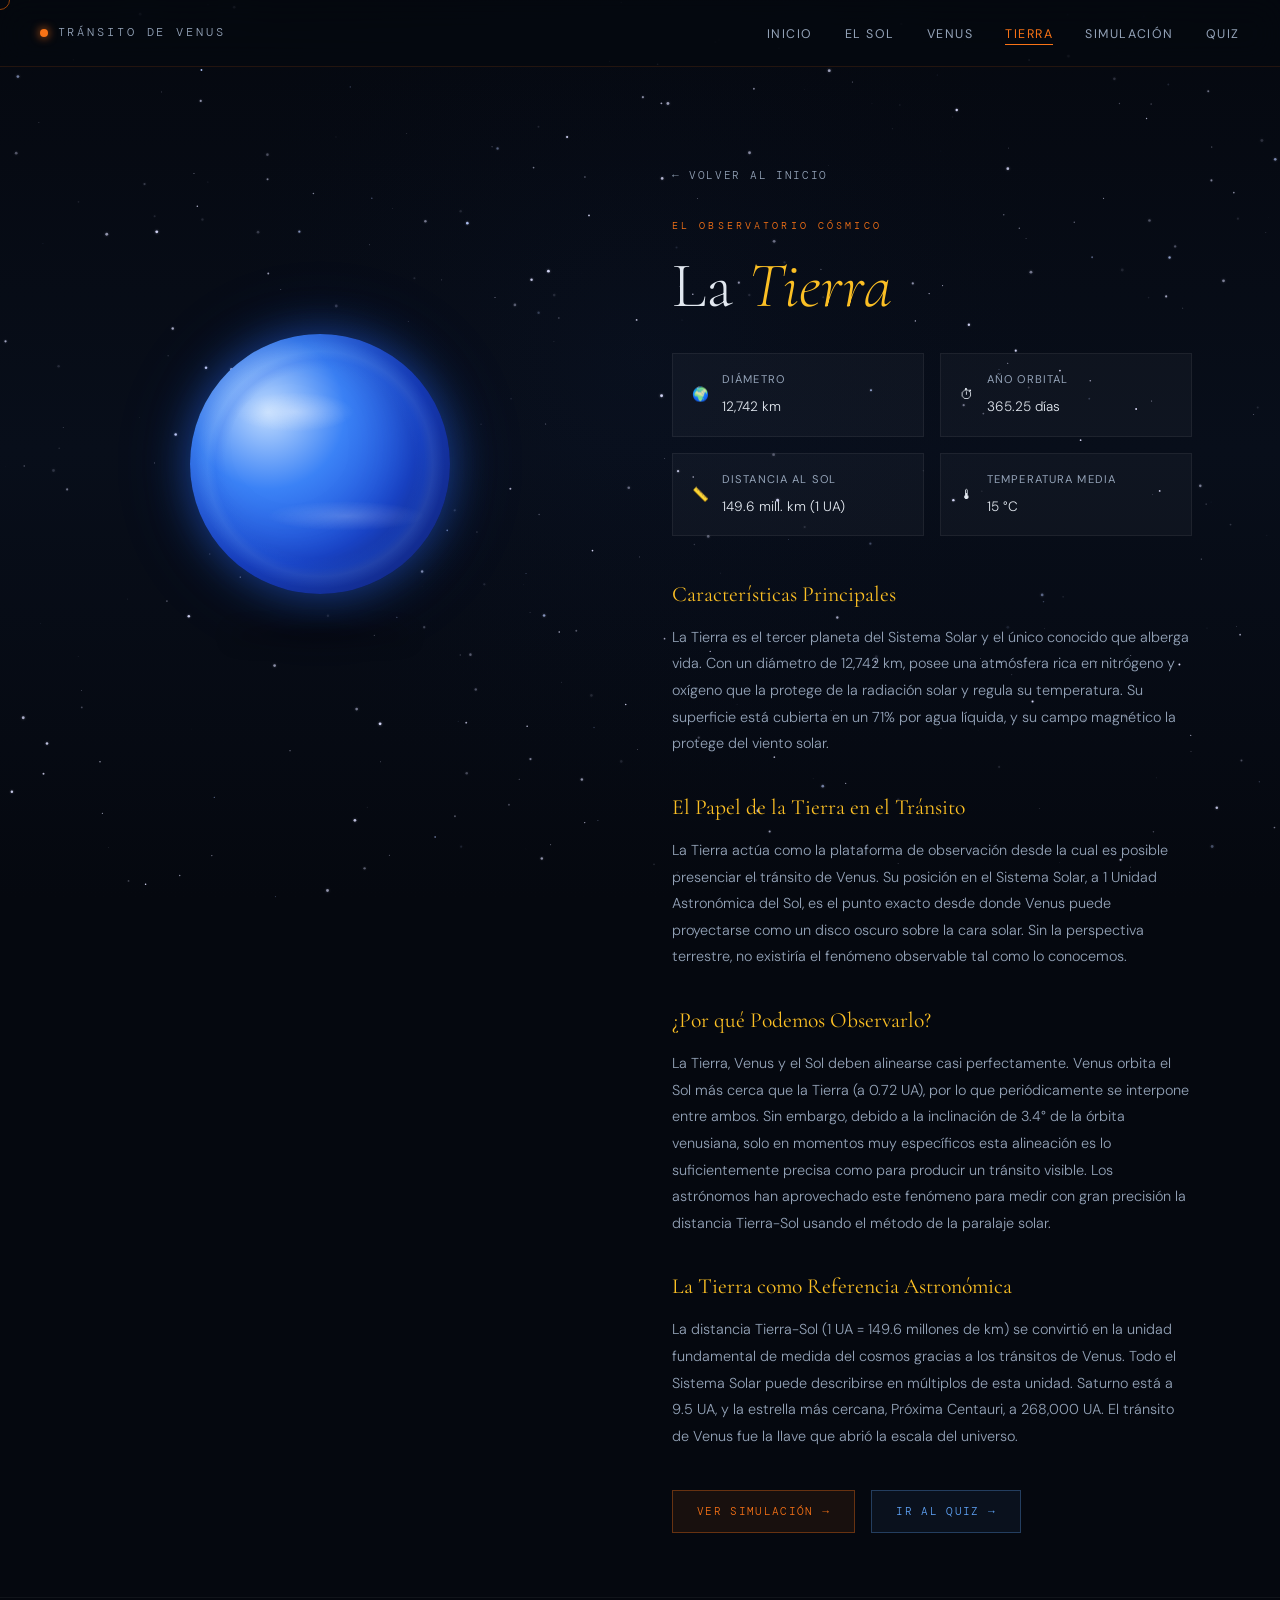
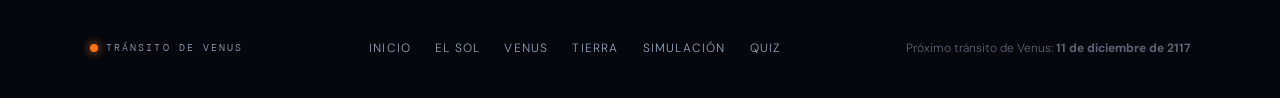
<file: tierra.html>
<!DOCTYPE html>
<html lang="es">
<head>
  <meta charset="UTF-8"/>
  <meta name="viewport" content="width=device-width, initial-scale=1.0"/>
  <title>La Tierra — Tránsito de Venus</title>
  <link rel="preconnect" href="https://fonts.googleapis.com">
  <link rel="preconnect" href="https://fonts.gstatic.com" crossorigin>
  <link href="https://fonts.googleapis.com/css2?family=Cormorant+Garamond:ital,wght@0,300;0,400;0,600;0,700;1,300;1,400&family=DM+Sans:wght@300;400;500&family=DM+Mono:wght@300;400&display=swap" rel="stylesheet">
  <link rel="stylesheet" href="styles.css"/>
</head>
<body class="page-tierra">

  <!-- NAVEGACIÓN -->
  <nav id="main-nav">
    <a class="nav-logo" href="index.html">
      <span class="nav-logo-dot"></span>
      TRÁNSITO DE VENUS
    </a>
    <ul class="nav-links">
      <li><a href="index.html">Inicio</a></li>
      <li><a href="sol.html">El Sol</a></li>
      <li><a href="venus.html">Venus</a></li>
      <li><a href="tierra.html" class="active">Tierra</a></li>
      <li><a href="exoplanetas.html">Simulación</a></li>
      <li><a href="quiz.html">Quiz</a></li>
    </ul>
    <button class="nav-hamburger" id="hamburger" aria-label="Menú">
      <span></span><span></span><span></span>
    </button>
  </nav>

  <!-- ESTRELLAS DE FONDO -->
  <canvas id="stars-canvas"></canvas>

  <!-- CONTENIDO -->
  <div class="planet-page">
    <div class="planet-hero">
      <div class="planet-display earth-display">
        <div class="planet-big earth-big">
          <div class="planet-surface earth-surface"></div>
          <div class="earth-clouds"></div>
          <div class="planet-atmosphere earth-atm"></div>
        </div>
        <div class="planet-shadow"></div>
      </div>
    </div>

    <div class="planet-content">
      <a class="back-btn" href="index.html">← Volver al inicio</a>
      <div class="planet-tag">EL OBSERVATORIO CÓSMICO</div>
      <h1 class="planet-title">La <em>Tierra</em></h1>

      <div class="planet-facts">
        <div class="fact-item">
          <span class="fact-icon">🌍</span>
          <div>
            <strong>Diámetro</strong>
            <span>12,742 km</span>
          </div>
        </div>
        <div class="fact-item">
          <span class="fact-icon">⏱</span>
          <div>
            <strong>Año orbital</strong>
            <span>365.25 días</span>
          </div>
        </div>
        <div class="fact-item">
          <span class="fact-icon">📏</span>
          <div>
            <strong>Distancia al Sol</strong>
            <span>149.6 mill. km (1 UA)</span>
          </div>
        </div>
        <div class="fact-item">
          <span class="fact-icon">🌡</span>
          <div>
            <strong>Temperatura media</strong>
            <span>15 °C</span>
          </div>
        </div>
      </div>

      <div class="planet-text">
        <h3>Características Principales</h3>
        <p>La Tierra es el tercer planeta del Sistema Solar y el único conocido que alberga vida. Con un diámetro de 12,742 km, posee una atmósfera rica en nitrógeno y oxígeno que la protege de la radiación solar y regula su temperatura. Su superficie está cubierta en un 71% por agua líquida, y su campo magnético la protege del viento solar.</p>

        <h3>El Papel de la Tierra en el Tránsito</h3>
        <p>La Tierra actúa como la plataforma de observación desde la cual es posible presenciar el tránsito de Venus. Su posición en el Sistema Solar, a 1 Unidad Astronómica del Sol, es el punto exacto desde donde Venus puede proyectarse como un disco oscuro sobre la cara solar. Sin la perspectiva terrestre, no existiría el fenómeno observable tal como lo conocemos.</p>

        <h3>¿Por qué Podemos Observarlo?</h3>
        <p>La Tierra, Venus y el Sol deben alinearse casi perfectamente. Venus orbita el Sol más cerca que la Tierra (a 0.72 UA), por lo que periódicamente se interpone entre ambos. Sin embargo, debido a la inclinación de 3.4° de la órbita venusiana, solo en momentos muy específicos esta alineación es lo suficientemente precisa como para producir un tránsito visible. Los astrónomos han aprovechado este fenómeno para medir con gran precisión la distancia Tierra-Sol usando el método de la paralaje solar.</p>

        <h3>La Tierra como Referencia Astronómica</h3>
        <p>La distancia Tierra-Sol (1 UA = 149.6 millones de km) se convirtió en la unidad fundamental de medida del cosmos gracias a los tránsitos de Venus. Todo el Sistema Solar puede describirse en múltiplos de esta unidad. Saturno está a 9.5 UA, y la estrella más cercana, Próxima Centauri, a 268,000 UA. El tránsito de Venus fue la llave que abrió la escala del universo.</p>
      </div>

      <div class="planet-nav-row">
        <a href="exoplanetas.html" class="planet-nav-btn">Ver simulación →</a>
        <a href="quiz.html" class="planet-nav-btn planet-nav-btn-alt">Ir al Quiz →</a>
      </div>
    </div>
  </div>

  <!-- FOOTER -->
  <footer id="site-footer">
    <div class="footer-inner">
      <a class="footer-logo" href="index.html">
        <span class="nav-logo-dot"></span>
        TRÁNSITO DE VENUS
      </a>
      <div class="footer-links">
        <a href="index.html">Inicio</a>
        <a href="sol.html">El Sol</a>
        <a href="venus.html">Venus</a>
        <a href="tierra.html">Tierra</a>
        <a href="exoplanetas.html">Simulación</a>
        <a href="quiz.html">Quiz</a>
      </div>
      <div class="footer-note">Próximo tránsito de Venus: <strong>11 de diciembre de 2117</strong></div>
    </div>
  </footer>

  <script src="script.js"></script>
</body>
</html>
</file>
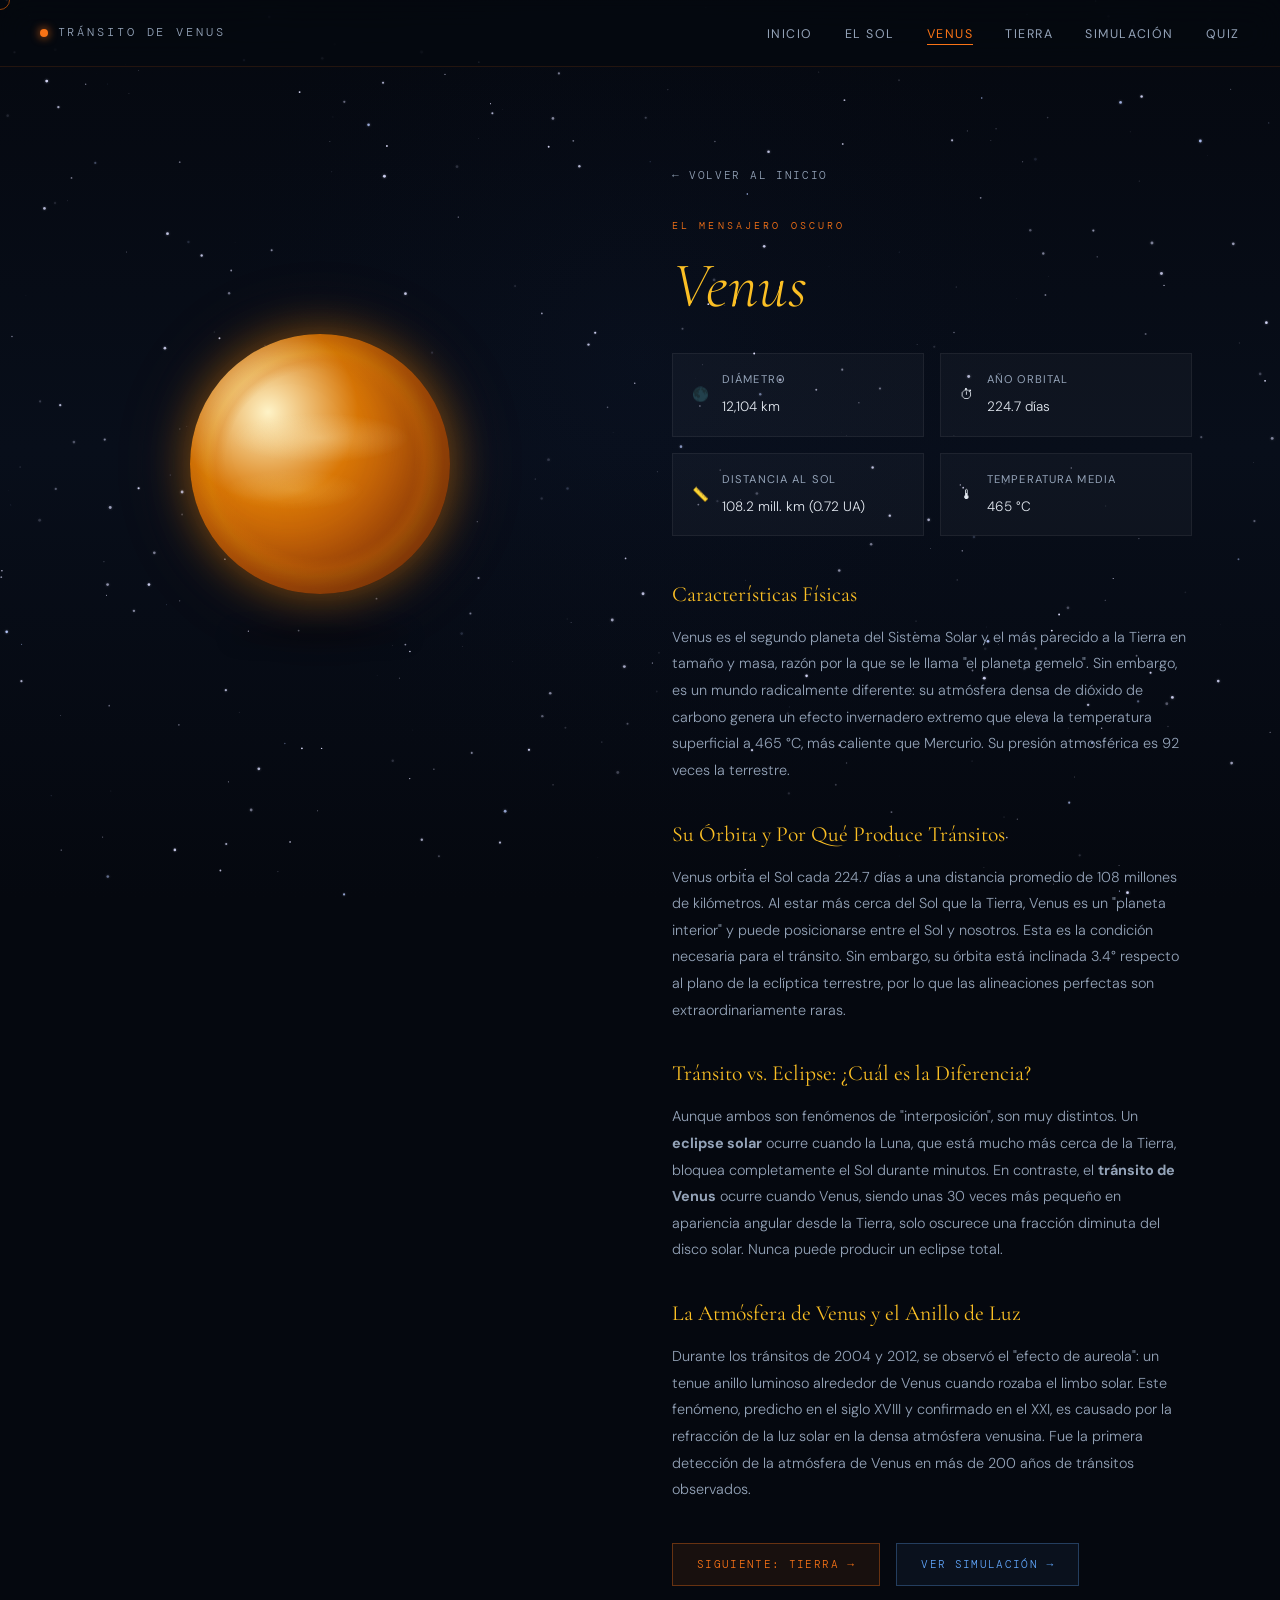
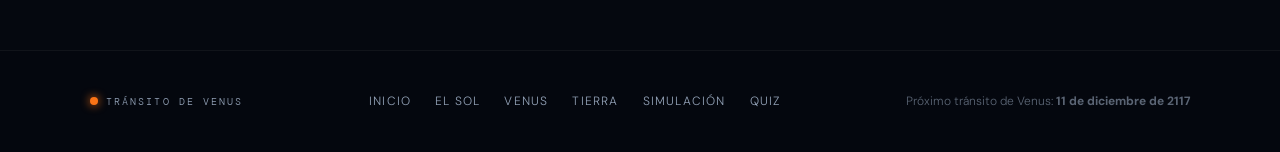
<file: venus.html>
<!DOCTYPE html>
<html lang="es">
<head>
  <meta charset="UTF-8"/>
  <meta name="viewport" content="width=device-width, initial-scale=1.0"/>
  <title>Venus — Tránsito de Venus</title>
  <link rel="preconnect" href="https://fonts.googleapis.com">
  <link rel="preconnect" href="https://fonts.gstatic.com" crossorigin>
  <link href="https://fonts.googleapis.com/css2?family=Cormorant+Garamond:ital,wght@0,300;0,400;0,600;0,700;1,300;1,400&family=DM+Sans:wght@300;400;500&family=DM+Mono:wght@300;400&display=swap" rel="stylesheet">
  <link rel="stylesheet" href="styles.css"/>
</head>
<body class="page-venus">

  <!-- NAVEGACIÓN -->
  <nav id="main-nav">
    <a class="nav-logo" href="index.html">
      <span class="nav-logo-dot"></span>
      TRÁNSITO DE VENUS
    </a>
    <ul class="nav-links">
      <li><a href="index.html">Inicio</a></li>
      <li><a href="sol.html">El Sol</a></li>
      <li><a href="venus.html" class="active">Venus</a></li>
      <li><a href="tierra.html">Tierra</a></li>
      <li><a href="exoplanetas.html">Simulación</a></li>
      <li><a href="quiz.html">Quiz</a></li>
    </ul>
    <button class="nav-hamburger" id="hamburger" aria-label="Menú">
      <span></span><span></span><span></span>
    </button>
  </nav>

  <!-- ESTRELLAS DE FONDO -->
  <canvas id="stars-canvas"></canvas>

  <!-- CONTENIDO -->
  <div class="planet-page">
    <div class="planet-hero">
      <div class="planet-display venus-display">
        <div class="planet-big venus-big">
          <div class="planet-surface venus-surface-big"></div>
          <div class="venus-clouds"></div>
          <div class="planet-atmosphere venus-atm"></div>
        </div>
        <div class="planet-shadow venus-shadow"></div>
      </div>
    </div>

    <div class="planet-content">
      <a class="back-btn" href="index.html">← Volver al inicio</a>
      <div class="planet-tag">EL MENSAJERO OSCURO</div>
      <h1 class="planet-title"><em>Venus</em></h1>

      <div class="planet-facts">
        <div class="fact-item">
          <span class="fact-icon">🌑</span>
          <div>
            <strong>Diámetro</strong>
            <span>12,104 km</span>
          </div>
        </div>
        <div class="fact-item">
          <span class="fact-icon">⏱</span>
          <div>
            <strong>Año orbital</strong>
            <span>224.7 días</span>
          </div>
        </div>
        <div class="fact-item">
          <span class="fact-icon">📏</span>
          <div>
            <strong>Distancia al Sol</strong>
            <span>108.2 mill. km (0.72 UA)</span>
          </div>
        </div>
        <div class="fact-item">
          <span class="fact-icon">🌡</span>
          <div>
            <strong>Temperatura media</strong>
            <span>465 °C</span>
          </div>
        </div>
      </div>

      <div class="planet-text">
        <h3>Características Físicas</h3>
        <p>Venus es el segundo planeta del Sistema Solar y el más parecido a la Tierra en tamaño y masa, razón por la que se le llama "el planeta gemelo". Sin embargo, es un mundo radicalmente diferente: su atmósfera densa de dióxido de carbono genera un efecto invernadero extremo que eleva la temperatura superficial a 465 °C, más caliente que Mercurio. Su presión atmosférica es 92 veces la terrestre.</p>

        <h3>Su Órbita y Por Qué Produce Tránsitos</h3>
        <p>Venus orbita el Sol cada 224.7 días a una distancia promedio de 108 millones de kilómetros. Al estar más cerca del Sol que la Tierra, Venus es un "planeta interior" y puede posicionarse entre el Sol y nosotros. Esta es la condición necesaria para el tránsito. Sin embargo, su órbita está inclinada 3.4° respecto al plano de la eclíptica terrestre, por lo que las alineaciones perfectas son extraordinariamente raras.</p>

        <h3>Tránsito vs. Eclipse: ¿Cuál es la Diferencia?</h3>
        <p>Aunque ambos son fenómenos de "interposición", son muy distintos. Un <strong>eclipse solar</strong> ocurre cuando la Luna, que está mucho más cerca de la Tierra, bloquea completamente el Sol durante minutos. En contraste, el <strong>tránsito de Venus</strong> ocurre cuando Venus, siendo unas 30 veces más pequeño en apariencia angular desde la Tierra, solo oscurece una fracción diminuta del disco solar. Nunca puede producir un eclipse total.</p>

        <h3>La Atmósfera de Venus y el Anillo de Luz</h3>
        <p>Durante los tránsitos de 2004 y 2012, se observó el "efecto de aureola": un tenue anillo luminoso alrededor de Venus cuando rozaba el limbo solar. Este fenómeno, predicho en el siglo XVIII y confirmado en el XXI, es causado por la refracción de la luz solar en la densa atmósfera venusina. Fue la primera detección de la atmósfera de Venus en más de 200 años de tránsitos observados.</p>
      </div>

      <div class="planet-nav-row">
        <a href="tierra.html" class="planet-nav-btn">Siguiente: Tierra →</a>
        <a href="exoplanetas.html" class="planet-nav-btn planet-nav-btn-alt">Ver simulación →</a>
      </div>
    </div>
  </div>

  <!-- FOOTER -->
  <footer id="site-footer">
    <div class="footer-inner">
      <a class="footer-logo" href="index.html">
        <span class="nav-logo-dot"></span>
        TRÁNSITO DE VENUS
      </a>
      <div class="footer-links">
        <a href="index.html">Inicio</a>
        <a href="sol.html">El Sol</a>
        <a href="venus.html">Venus</a>
        <a href="tierra.html">Tierra</a>
        <a href="exoplanetas.html">Simulación</a>
        <a href="quiz.html">Quiz</a>
      </div>
      <div class="footer-note">Próximo tránsito de Venus: <strong>11 de diciembre de 2117</strong></div>
    </div>
  </footer>

  <script src="script.js"></script>
</body>
</html>
</file>
<file: styles.css>
/* ============================================================
   TRÁNSITO DE VENUS — styles.css (Multipágina)
   Versión: 4.0 — Estructura multi-HTML con GitHub Pages
   ============================================================ */

/* ─── VARIABLES ─── */
:root {
  --cosmos:       #05080f;
  --deep-space:   #080e1a;
  --nebula:       #0d1a30;
  --stellar:      #132240;
  --solar:        #f97316;
  --solar-light:  #fbbf24;
  --solar-pale:   #fde68a;
  --venus-amber:  #d4863c;
  --earth-blue:   #2563eb;
  --earth-green:  #16a34a;
  --starlight:    #e2e8f0;
  --dim:          #94a3b8;
  --accent:       #60a5fa;
  --font-title:   'Cormorant Garamond', Georgia, serif;
  --font-body:    'DM Sans', sans-serif;
  --font-mono:    'DM Mono', monospace;
}

/* ─── RESET ─── */
*, *::before, *::after { margin:0; padding:0; box-sizing:border-box; }
html { scroll-behavior:smooth; font-size:16px; }
body {
  background: var(--cosmos);
  color: var(--starlight);
  font-family: var(--font-body);
  font-weight: 300;
  line-height: 1.7;
  overflow-x: hidden;
  min-height: 100vh;
}
::selection { background: var(--solar); color:#000; }
a { text-decoration:none; color:inherit; }

/* ─── CANVAS ESTRELLAS (fijo en todas las páginas) ─── */
#stars-canvas {
  position: fixed;
  top:0; left:0;
  width:100%; height:100%;
  z-index:0;
  pointer-events:none;
}

/* ─── NAVEGACIÓN ─── */
#main-nav {
  position: fixed;
  top:0; left:0; right:0;
  z-index: 1000;
  display: flex;
  align-items: center;
  justify-content: space-between;
  padding: 1.2rem 2.5rem;
  background: rgba(5,8,15,0.75);
  backdrop-filter: blur(16px);
  border-bottom: 1px solid rgba(249,115,22,0.12);
  transition: background 0.3s;
}
#main-nav.scrolled { background: rgba(5,8,15,0.96); }

.nav-logo {
  font-family: var(--font-mono);
  font-size: 0.72rem;
  letter-spacing: 0.25em;
  color: var(--dim);
  display: flex;
  align-items: center;
  gap: 0.6rem;
  cursor: pointer;
  transition: color 0.3s;
  text-decoration: none;
}
.nav-logo:hover { color: var(--starlight); }

.nav-logo-dot {
  width:8px; height:8px;
  border-radius:50%;
  background: var(--solar);
  box-shadow: 0 0 10px var(--solar);
  animation: pulse-dot 2s ease-in-out infinite;
  flex-shrink:0;
}
@keyframes pulse-dot {
  0%,100% { box-shadow: 0 0 6px var(--solar); }
  50% { box-shadow: 0 0 18px var(--solar), 0 0 30px var(--solar-light); }
}

.nav-links {
  display: flex;
  list-style: none;
  gap: 2rem;
}
.nav-links a {
  color: var(--dim);
  font-size: 0.78rem;
  letter-spacing: 0.12em;
  text-transform: uppercase;
  font-weight: 400;
  transition: color 0.3s;
  position: relative;
  text-decoration: none;
}
.nav-links a::after {
  content:'';
  position:absolute;
  bottom:-3px; left:0;
  width:0; height:1px;
  background: var(--solar);
  transition: width 0.3s;
}
.nav-links a:hover { color: var(--starlight); }
.nav-links a:hover::after { width:100%; }
.nav-links a.active { color: var(--solar); }
.nav-links a.active::after { width:100%; }

.nav-hamburger {
  display:none;
  flex-direction:column;
  gap:5px;
  background:none;
  border:none;
  cursor:pointer;
  padding:4px;
}
.nav-hamburger span {
  display:block;
  width:22px; height:1.5px;
  background:var(--dim);
  transition: all 0.3s;
}
.nav-hamburger.open span:nth-child(1) { transform: rotate(45deg) translate(5px,5px); }
.nav-hamburger.open span:nth-child(2) { opacity:0; }
.nav-hamburger.open span:nth-child(3) { transform: rotate(-45deg) translate(5px,-5px); }

/* ─── LAYOUT BASE (todas las páginas tienen padding-top para el nav) ─── */
.hero,
.planet-page,
.exo-sim-page,
.quiz-page,
.timeline-section {
  position: relative;
  z-index: 10;
}

/* ─── HERO (index) ─── */
.hero {
  display: flex;
  flex-direction: column;
  align-items: center;
  justify-content: center;
  min-height: 100vh;
  text-align: center;
  padding: 6rem 2rem 2rem;
}
.hero-label {
  font-family: var(--font-mono);
  font-size: 0.7rem;
  letter-spacing: 0.3em;
  color: var(--solar);
  text-transform: uppercase;
  margin-bottom: 1.5rem;
  opacity:0;
  animation: fadeUp 1s ease 0.3s forwards;
}
.hero-title {
  font-family: var(--font-title);
  font-size: clamp(3.5rem, 9vw, 8rem);
  font-weight: 300;
  line-height: 1.05;
  color: var(--starlight);
  letter-spacing: -0.02em;
  margin-bottom: 1.5rem;
  opacity:0;
  animation: fadeUp 1s ease 0.5s forwards;
}
.hero-title em { font-style:italic; color:var(--solar-light); }
.hero-sub {
  font-size: 1.05rem;
  color: var(--dim);
  max-width: 520px;
  margin-bottom: 2.5rem;
  line-height: 1.8;
  opacity:0;
  animation: fadeUp 1s ease 0.7s forwards;
}
.btn-primary {
  background: transparent;
  border: 1px solid rgba(249,115,22,0.5);
  color: var(--solar);
  font-family: var(--font-mono);
  font-size: 0.75rem;
  letter-spacing: 0.15em;
  text-transform: uppercase;
  padding: 0.85rem 2.2rem;
  cursor: pointer;
  transition: all 0.3s;
  display: inline-block;
  opacity:0;
  animation: fadeUp 1s ease 0.9s forwards;
}
.btn-primary:hover {
  background: rgba(249,115,22,0.1);
  border-color: var(--solar);
  box-shadow: 0 0 30px rgba(249,115,22,0.2);
}
.btn-primary-alt {
  background: rgba(96,165,250,0.1);
  border-color: rgba(96,165,250,0.5);
  color: var(--accent);
  opacity:1;
  animation:none;
}
.btn-primary-alt:hover {
  background: rgba(96,165,250,0.2);
  border-color: var(--accent);
  box-shadow: 0 0 30px rgba(96,165,250,0.2);
}

/* ─── INFO CARDS (index) ─── */
.info-block {
  position:relative; z-index:10;
  padding: 5rem 2rem;
  background: linear-gradient(to bottom, transparent, rgba(8,14,26,0.95) 10%, rgba(8,14,26,0.97));
}
.info-inner {
  display: grid;
  grid-template-columns: repeat(auto-fit, minmax(280px,1fr));
  gap:2rem;
  max-width:1100px;
  margin:0 auto;
}
.info-card {
  background: rgba(255,255,255,0.03);
  border: 1px solid rgba(255,255,255,0.06);
  padding: 2.5rem;
  transition: border-color 0.3s, transform 0.3s;
}
.info-card:hover { border-color: rgba(249,115,22,0.25); transform:translateY(-4px); }
.info-card-num {
  font-family: var(--font-mono);
  font-size: 0.65rem;
  letter-spacing: 0.2em;
  color: var(--solar);
  margin-bottom: 1rem;
  opacity:0.7;
}
.info-card h3 {
  font-family: var(--font-title);
  font-size: 1.5rem;
  font-weight:400;
  color: var(--starlight);
  margin-bottom:1rem;
}
.info-card p { color:var(--dim); font-size:0.9rem; line-height:1.8; }

/* ─── VISUALIZACIÓN SOLAR (index) ─── */
.viz-section {
  position:relative; z-index:10;
  padding: 4rem 2rem 6rem;
  background: rgba(8,14,26,0.97);
}
.viz-label {
  font-family:var(--font-mono);
  font-size:0.65rem;
  letter-spacing:0.25em;
  color:var(--solar);
  text-align:center;
  margin-bottom:3rem;
  text-transform:uppercase;
}
.viz-container {
  position:relative;
  width:100%; max-width:900px;
  height:380px;
  margin:0 auto;
  display:flex;
  align-items:center;
  justify-content:center;
}
.alignment-line {
  position:absolute;
  top:50%; left:5%; right:5%;
  height:1px;
  background: linear-gradient(to right, transparent, rgba(249,115,22,0.15) 20%, rgba(249,115,22,0.3) 50%, rgba(249,115,22,0.15) 80%, transparent);
  transform:translateY(-50%);
  z-index:1;
}
.distance-label {
  position:absolute;
  top:calc(50% + 15px);
  font-family:var(--font-mono);
  font-size:0.6rem;
  color:rgba(249,115,22,0.4);
  letter-spacing:0.1em;
}
.distance-label.left { left:20%; }
.distance-label.right { right:10%; }

/* Cuerpos celestes (viz index) */
.celestial-body {
  position:absolute;
  cursor:pointer;
  z-index:10;
  display:flex;
  flex-direction:column;
  align-items:center;
  text-decoration:none;
}
.body-label {
  font-family:var(--font-mono);
  font-size:0.55rem;
  letter-spacing:0.15em;
  color:var(--dim);
  text-align:center;
  margin-top:0.7rem;
  line-height:1.6;
  text-transform:uppercase;
  transition:color 0.3s;
}
.body-label span { color:rgba(249,115,22,0.5); display:block; font-size:0.5rem; }
.celestial-body:hover .body-label { color:var(--starlight); }

/* Sol */
.sun { left:5%; top:50%; transform:translateY(-50%); }
.sun-surface {
  width:160px; height:160px;
  border-radius:50%;
  background: radial-gradient(circle at 35% 35%, #fff9c4, #fbbf24 25%, #f97316 60%, #ea580c 100%);
  animation: float-slow 6s ease-in-out infinite;
  cursor:pointer;
  transition: box-shadow 0.3s;
  box-shadow: 0 0 40px rgba(249,115,22,0.6), 0 0 80px rgba(249,115,22,0.3), 0 0 140px rgba(249,115,22,0.1);
}
.sun:hover .sun-surface { box-shadow: 0 0 60px rgba(249,115,22,0.8), 0 0 100px rgba(249,115,22,0.5), 0 0 180px rgba(249,115,22,0.2); }
.sun-corona {
  position:absolute; inset:-15px; border-radius:50%;
  background: radial-gradient(circle, transparent 60%, rgba(251,191,36,0.15) 80%, transparent 100%);
  animation: corona-pulse 4s ease-in-out infinite;
}
.sun-glow {
  position:absolute; inset:-30px; border-radius:50%;
  background: radial-gradient(circle, rgba(249,115,22,0.25) 0%, transparent 70%);
  animation: glow-pulse 3s ease-in-out infinite;
  pointer-events:none;
}
.sun-rays {
  position:absolute; left:5%; top:50%;
  transform:translate(-10px,-50%);
  width:200px; height:200px; border-radius:50%;
  background: conic-gradient(from 0deg, transparent 0deg, rgba(249,115,22,0.05) 10deg, transparent 20deg, rgba(249,115,22,0.04) 30deg, transparent 40deg);
  animation: sun-rotate 30s linear infinite reverse;
  pointer-events:none; z-index:5;
}
@keyframes sun-rotate { from { filter:hue-rotate(0deg); } to { filter:hue-rotate(15deg); } }
@keyframes corona-pulse { 0%,100%{opacity:0.5;transform:scale(1);}50%{opacity:1;transform:scale(1.08);} }
@keyframes glow-pulse { 0%,100%{opacity:0.6;}50%{opacity:1;} }

/* Venus en tránsito */
.transit-orbit { position:absolute; left:50%; top:50%; transform:translate(-50%,-50%); z-index:11; }
.venus { animation: transit-move 14s ease-in-out infinite; position:relative; }
.venus .planet-surface {
  width:28px; height:28px; border-radius:50%;
  background: radial-gradient(circle at 35% 35%, #fde68a, #d97706 40%, #92400e 100%);
  box-shadow: 0 0 10px rgba(217,119,6,0.6), 0 0 25px rgba(217,119,6,0.3);
  animation: float-medium 4s ease-in-out infinite;
  cursor:pointer;
  transition: box-shadow 0.3s;
}
.venus:hover .planet-surface { box-shadow: 0 0 18px rgba(217,119,6,0.9), 0 0 40px rgba(217,119,6,0.5); }
@keyframes transit-move {
  0%   { transform:translateX(-90px) translateY(0); }
  50%  { transform:translateX(90px)  translateY(0); }
  100% { transform:translateX(-90px) translateY(0); }
}

/* Tierra */
.earth { right:5%; top:50%; transform:translateY(-50%); }
.earth .planet-surface {
  width:70px; height:70px; border-radius:50%;
  background: radial-gradient(circle at 35% 35%, #93c5fd, #2563eb 35%, #1d4ed8 60%, #1e3a8a 100%);
  animation: float-medium 5s ease-in-out infinite;
  cursor:pointer;
  transition: box-shadow 0.3s;
  box-shadow: 0 0 15px rgba(37,99,235,0.5), 0 0 35px rgba(37,99,235,0.2);
}
.earth:hover .planet-surface { box-shadow: 0 0 25px rgba(37,99,235,0.8), 0 0 50px rgba(37,99,235,0.4); }
.earth-moon {
  position:absolute;
  width:14px; height:14px; border-radius:50%;
  background: radial-gradient(circle at 40% 40%, #e2e8f0, #94a3b8);
  top:0; left:50%;
  animation: moon-orbit 6s linear infinite;
  box-shadow: 0 0 6px rgba(148,163,184,0.5);
  pointer-events:none;
}
@keyframes moon-orbit { from{transform:rotate(0deg) translateX(55px);} to{transform:rotate(360deg) translateX(55px);} }
@keyframes float-slow { 0%,100%{transform:translateY(-50%) scale(1);}50%{transform:translateY(calc(-50% - 8px)) scale(1.01);} }
@keyframes float-medium { 0%,100%{transform:translateY(0) scale(1);}50%{transform:translateY(-8px) scale(1.02);} }

.viz-caption { text-align:center; font-family:var(--font-mono); font-size:0.65rem; color:var(--dim); opacity:0.6; margin-top:2rem; }

/* ─── ESTADÍSTICAS (index) ─── */
.stats-row {
  position:relative; z-index:10;
  display:grid;
  grid-template-columns:repeat(4,1fr);
  background:rgba(8,14,26,0.97);
  border-top:1px solid rgba(255,255,255,0.05);
  padding-bottom:5rem;
}
.stat-item { padding:3rem 2rem; text-align:center; border-right:1px solid rgba(255,255,255,0.05); }
.stat-item:last-child { border-right:none; }
.stat-num { font-family:var(--font-title); font-size:clamp(2.5rem,4vw,3.5rem); font-weight:300; color:var(--solar-light); line-height:1; margin-bottom:0.6rem; }
.stat-num span { font-size:0.5em; color:var(--solar); margin-left:2px; }
.stat-desc { font-size:0.78rem; color:var(--dim); line-height:1.5; }

/* ─── LÍNEA DE TIEMPO HISTÓRICA (index) ─── */
.timeline-section {
  background: rgba(8,14,26,0.97);
  padding: 5rem 2rem 6rem;
  border-top: 1px solid rgba(255,255,255,0.04);
}
.timeline-section-header {
  text-align:center;
  max-width:700px;
  margin:0 auto 4rem;
}
.section-tag {
  font-family:var(--font-mono);
  font-size:0.65rem;
  letter-spacing:0.3em;
  color:var(--solar);
  text-transform:uppercase;
  margin-bottom:1rem;
  display:block;
}
.section-title {
  font-family:var(--font-title);
  font-size:clamp(2rem,4vw,3rem);
  font-weight:300;
  color:var(--starlight);
  line-height:1.2;
  margin-bottom:0.8rem;
}
.section-title em { font-style:italic; color:var(--solar-light); }
.section-sub { font-size:0.85rem; color:var(--dim); }

/* Timeline horizontal interactiva */
.htimeline {
  max-width:1100px;
  margin:0 auto;
  position:relative;
  display:flex;
  flex-direction:column;
  gap:0;
}

/* Línea vertical central */
.htimeline::before {
  content:'';
  position:absolute;
  left:0;
  top:0; bottom:0;
  width:1px;
  background: linear-gradient(to bottom, transparent, rgba(249,115,22,0.4) 5%, rgba(249,115,22,0.4) 95%, transparent);
}

.ht-item {
  display:grid;
  grid-template-columns: 80px 1fr;
  gap:0 2rem;
  position:relative;
  padding: 0 0 0 2rem;
  margin-bottom:0;
  cursor:pointer;
}

/* Punto en la línea */
.ht-dot {
  position:absolute;
  left:-5px;
  top:1.5rem;
  width:10px; height:10px;
  border-radius:50%;
  background:var(--deep-space);
  border:2px solid var(--solar);
  box-shadow: 0 0 10px rgba(249,115,22,0.5);
  transition: background 0.3s, box-shadow 0.3s;
  z-index:2;
}
.ht-item:hover .ht-dot,
.ht-item.open .ht-dot {
  background:var(--solar);
  box-shadow: 0 0 16px var(--solar);
}

.ht-year {
  font-family:var(--font-mono);
  font-size:0.65rem;
  letter-spacing:0.1em;
  color:var(--solar);
  padding-top:1.4rem;
  line-height:1.4;
  text-align:right;
  padding-right:1.5rem;
}

.ht-card {
  padding:1.5rem 0;
  border-bottom:1px solid rgba(255,255,255,0.04);
}
.ht-card h4 {
  font-family:var(--font-title);
  font-size:1.2rem;
  font-weight:400;
  color:var(--starlight);
  margin-bottom:0;
  transition: color 0.3s;
}
.ht-item:hover .ht-card h4,
.ht-item.open .ht-card h4 { color:var(--solar-light); }

.ht-body {
  max-height:0;
  overflow:hidden;
  transition: max-height 0.4s ease, padding 0.3s ease;
  padding-top:0;
}
.ht-item.open .ht-body {
  max-height:300px;
  padding-top:0.8rem;
}
.ht-body p {
  font-size:0.88rem;
  color:var(--dim);
  line-height:1.8;
}

/* ─── PÁGINAS DE PLANETAS ─── */
.planet-page {
  min-height: 100vh;
  display: grid;
  grid-template-columns: 1fr 1fr;
  padding-top: 5rem;
}
.planet-hero {
  display: flex;
  align-items: center;
  justify-content: center;
  padding: 3rem;
  position: sticky;
  top: 5rem;
  height: calc(100vh - 5rem);
}
.planet-display { display:flex; flex-direction:column; align-items:center; justify-content:center; position:relative; }
.planet-big { width:260px; height:260px; border-radius:50%; position:relative; animation:float-medium 6s ease-in-out infinite; }

/* Tierra grande */
.earth-big {
  background: radial-gradient(circle at 30% 30%, #bfdbfe, #3b82f6 30%, #1d4ed8 60%, #1e3a8a 100%);
  box-shadow: 0 0 40px rgba(37,99,235,0.5), 0 0 80px rgba(37,99,235,0.2), inset -30px -20px 60px rgba(0,0,80,0.4);
}
.earth-clouds {
  position:absolute; inset:0; border-radius:50%;
  background: radial-gradient(ellipse 60px 20px at 40% 30%, rgba(255,255,255,0.35), transparent), radial-gradient(ellipse 80px 15px at 60% 70%, rgba(255,255,255,0.2), transparent);
  animation: cloud-drift 20s linear infinite;
}
@keyframes cloud-drift { from{transform:rotate(0deg);}to{transform:rotate(360deg);} }
.earth-atm { background: radial-gradient(circle, transparent 47%, rgba(37,99,235,0.15) 52%, rgba(147,197,253,0.1) 56%, transparent 62%); }

/* Venus grande */
.venus-big {
  background: radial-gradient(circle at 30% 30%, #fef3c7, #d97706 35%, #b45309 65%, #78350f 100%);
  box-shadow: 0 0 40px rgba(217,119,6,0.5), 0 0 80px rgba(217,119,6,0.2), inset -30px -20px 60px rgba(80,30,0,0.4);
}
.venus-clouds {
  position:absolute; inset:0; border-radius:50%;
  background: radial-gradient(ellipse 90px 25px at 50% 40%, rgba(254,243,199,0.3), transparent), radial-gradient(ellipse 70px 20px at 40% 60%, rgba(253,230,138,0.2), transparent);
  animation: cloud-drift 15s linear infinite;
}
.venus-surface-big { position:absolute; inset:0; border-radius:50%; }
.venus-atm { background: radial-gradient(circle, transparent 47%, rgba(217,119,6,0.2) 52%, rgba(254,215,0,0.08) 56%, transparent 62%); }
.venus-shadow { background: radial-gradient(ellipse, rgba(100,50,0,0.3), transparent); }

/* Sol grande */
.sol-big {
  width:300px; height:300px;
  background: radial-gradient(circle at 40% 40%, #ffffff, #fff9c4 15%, #fbbf24 35%, #f97316 65%, #ea580c 100%);
  box-shadow: 0 0 60px rgba(249,115,22,0.8), 0 0 120px rgba(249,115,22,0.4), 0 0 200px rgba(249,115,22,0.15);
}
.sol-surface-anim { position:absolute; inset:0; border-radius:50%; background: radial-gradient(circle at 35% 35%, rgba(255,249,196,0.6) 0%, transparent 50%); animation:sol-surface 8s ease-in-out infinite; }
.sol-corona-anim { position:absolute; inset:-20px; border-radius:50%; background: radial-gradient(circle, transparent 50%, rgba(251,191,36,0.1) 65%, rgba(249,115,22,0.05) 75%, transparent 85%); animation:corona-pulse 5s ease-in-out infinite; }
.sol-flare { position:absolute; width:20px; height:80px; background:linear-gradient(to top, rgba(249,115,22,0.8), transparent); border-radius:50%; top:-60px; left:45%; transform-origin:bottom center; animation:flare-anim 7s ease-in-out infinite; }
.sol-flare-2 { height:60px; top:-45px; left:30%; animation-delay:3s; animation-duration:9s; }
.sol-glow-outer { position:absolute; inset:-60px; border-radius:50%; background: radial-gradient(circle, rgba(249,115,22,0.15) 0%, transparent 70%); animation:glow-pulse 4s ease-in-out infinite; pointer-events:none; }
@keyframes sol-surface { 0%,100%{opacity:0.6;transform:scale(1);}50%{opacity:1;transform:scale(1.05);} }
@keyframes flare-anim { 0%,100%{opacity:0.7;}50%{transform:scaleX(1.5) scaleY(1.3);opacity:1;} }

.planet-atmosphere { position:absolute; inset:-12px; border-radius:50%; pointer-events:none; }
.planet-shadow { width:180px; height:20px; background:radial-gradient(ellipse, rgba(0,0,0,0.4), transparent); margin-top:2rem; filter:blur(8px); }

/* Contenido texto planetas */
.planet-content { padding:5rem 3rem 4rem 2rem; max-width:600px; }
.back-btn {
  display:inline-block;
  font-family:var(--font-mono);
  font-size:0.7rem;
  letter-spacing:0.15em;
  color:var(--dim);
  cursor:pointer;
  margin-bottom:2rem;
  transition:color 0.3s;
  text-transform:uppercase;
  text-decoration:none;
}
.back-btn:hover { color:var(--solar); }
.planet-tag { font-family:var(--font-mono); font-size:0.65rem; letter-spacing:0.3em; color:var(--solar); text-transform:uppercase; margin-bottom:1rem; }
.planet-title { font-family:var(--font-title); font-size:clamp(3rem,5vw,4.5rem); font-weight:300; color:var(--starlight); line-height:1.1; margin-bottom:2rem; }
.planet-title em { font-style:italic; color:var(--solar-light); }

.planet-facts { display:grid; grid-template-columns:1fr 1fr; gap:1rem; margin-bottom:2.5rem; }
.fact-item { background:rgba(255,255,255,0.03); border:1px solid rgba(255,255,255,0.06); padding:1rem 1.2rem; display:flex; align-items:center; gap:0.8rem; transition:border-color 0.3s; }
.fact-item:hover { border-color:rgba(249,115,22,0.2); }
.fact-icon { font-size:1.2rem; flex-shrink:0; }
.fact-item strong { display:block; font-size:0.7rem; letter-spacing:0.1em; text-transform:uppercase; color:var(--dim); font-weight:400; margin-bottom:0.2rem; }
.fact-item span { font-size:0.85rem; color:var(--starlight); font-weight:300; }

.planet-text h3 { font-family:var(--font-title); font-size:1.35rem; font-weight:400; color:var(--solar-light); margin:2rem 0 0.7rem; }
.planet-text p { color:var(--dim); font-size:0.9rem; line-height:1.85; }

/* Botones de navegación entre planetas */
.planet-nav-row { display:flex; gap:1rem; margin-top:2.5rem; flex-wrap:wrap; }
.planet-nav-btn {
  background:rgba(249,115,22,0.08);
  border:1px solid rgba(249,115,22,0.35);
  color:var(--solar);
  font-family:var(--font-mono);
  font-size:0.7rem;
  letter-spacing:0.12em;
  text-transform:uppercase;
  padding:0.7rem 1.5rem;
  cursor:pointer;
  transition:all 0.3s;
  text-decoration:none;
  display:inline-block;
}
.planet-nav-btn:hover { background:rgba(249,115,22,0.18); border-color:var(--solar); }
.planet-nav-btn-alt { background:rgba(96,165,250,0.06); border-color:rgba(96,165,250,0.3); color:var(--accent); }
.planet-nav-btn-alt:hover { background:rgba(96,165,250,0.14); border-color:var(--accent); }

/* ─── PÁGINA EXOPLANETAS ─── */
.exo-sim-page {
  max-width:1100px;
  margin:0 auto;
  padding:7rem 2rem 5rem;
}
.exosim-hero { text-align:center; margin-bottom:4rem; }
.exosim-tag { font-family:var(--font-mono); font-size:0.65rem; letter-spacing:0.3em; color:var(--solar); text-transform:uppercase; margin-bottom:1rem; display:block; }
.exosim-title { font-family:var(--font-title); font-size:clamp(1.9rem,4vw,3rem); font-weight:300; color:var(--starlight); line-height:1.25; }
.exosim-title em { font-style:italic; color:var(--solar-light); }
.exosim-intro-grid { display:grid; grid-template-columns:repeat(auto-fit,minmax(240px,1fr)); gap:1.5rem; margin-bottom:4rem; }
.exosim-intro-card { background:rgba(255,255,255,0.03); border:1px solid rgba(255,255,255,0.06); padding:2rem; transition:border-color 0.3s,transform 0.3s; }
.exosim-intro-card:hover { border-color:rgba(249,115,22,0.25); transform:translateY(-3px); }
.exosim-intro-icon { font-size:1.8rem; margin-bottom:0.8rem; }
.exosim-intro-card h3 { font-family:var(--font-title); font-size:1.2rem; font-weight:400; color:var(--starlight); margin-bottom:0.7rem; }
.exosim-intro-card p { font-size:0.85rem; color:var(--dim); line-height:1.8; }

/* ─── SIMULACIÓN WRAPPER ─── */
.sim-wrapper {
  background:rgba(5,9,18,0.9);
  border:1px solid rgba(249,115,22,0.15);
  padding:2.5rem;
  margin-bottom:4rem;
  position:relative;
  overflow:hidden;
}
.sim-wrapper::before {
  content:'';
  position:absolute;
  top:-100px; right:-100px;
  width:320px; height:320px;
  border-radius:50%;
  background:radial-gradient(circle, rgba(249,115,22,0.05), transparent);
  pointer-events:none;
}
.sim-header { display:flex; align-items:flex-start; justify-content:space-between; gap:1.5rem; margin-bottom:2rem; flex-wrap:wrap; }
.sim-title { font-family:var(--font-title); font-size:1.5rem; font-weight:400; color:var(--starlight); margin-bottom:0.4rem; }
.sim-subtitle { font-size:0.83rem; color:var(--dim); max-width:520px; line-height:1.7; }
.sim-controls { display:flex; flex-direction:column; gap:0.8rem; align-items:flex-end; flex-shrink:0; }
.btn-generate {
  background:rgba(249,115,22,0.12);
  border:1px solid rgba(249,115,22,0.5);
  color:var(--solar);
  font-family:var(--font-mono);
  font-size:0.72rem;
  letter-spacing:0.15em;
  text-transform:uppercase;
  padding:0.85rem 1.8rem;
  cursor:pointer;
  transition:all 0.3s;
  display:flex;
  align-items:center;
  gap:0.6rem;
  white-space:nowrap;
}
.btn-generate:hover { background:rgba(249,115,22,0.22); border-color:var(--solar); box-shadow:0 0 30px rgba(249,115,22,0.2); }
.btn-generate-icon { font-size:1rem; animation:pulse-dot 2s ease-in-out infinite; }
.speed-control { display:flex; align-items:center; gap:0.7rem; }
.speed-label { font-family:var(--font-mono); font-size:0.58rem; letter-spacing:0.18em; color:var(--dim); text-transform:uppercase; }
.speed-btns { display:flex; gap:3px; }
.speed-btn { background:rgba(255,255,255,0.04); border:1px solid rgba(255,255,255,0.08); color:var(--dim); font-family:var(--font-mono); font-size:0.6rem; padding:0.3rem 0.65rem; cursor:pointer; transition:all 0.2s; }
.speed-btn:hover { border-color:rgba(249,115,22,0.3); color:var(--starlight); }
.speed-btn.active { background:rgba(249,115,22,0.18); border-color:rgba(249,115,22,0.6); color:var(--solar); }

/* Modo Astrónomo btn */
.btn-astronomer {
  background:rgba(96,165,250,0.08);
  border:1px solid rgba(96,165,250,0.3);
  color:var(--accent);
  font-family:var(--font-mono);
  font-size:0.65rem;
  letter-spacing:0.12em;
  padding:0.55rem 1.2rem;
  cursor:pointer;
  transition:all 0.3s;
  white-space:nowrap;
}
.btn-astronomer:hover { background:rgba(96,165,250,0.16); border-color:var(--accent); }
.btn-astronomer.active { background:rgba(96,165,250,0.2); border-color:var(--accent); box-shadow:0 0 20px rgba(96,165,250,0.15); }

/* Idle */
.sim-idle { display:flex; flex-direction:column; align-items:center; justify-content:center; min-height:340px; gap:2.5rem; }
.sim-idle-scope { position:relative; width:100px; height:100px; display:flex; align-items:center; justify-content:center; }
.scope-ring { position:absolute; border-radius:50%; border:1px solid rgba(249,115,22,0.2); animation:scope-pulse 3s ease-in-out infinite; }
.scope-ring-1 { width:100px; height:100px; animation-delay:0s; }
.scope-ring-2 { width:70px; height:70px; animation-delay:0.5s; }
.scope-ring-3 { width:44px; height:44px; animation-delay:1s; }
@keyframes scope-pulse { 0%,100%{opacity:0.2;transform:scale(1);}50%{opacity:0.6;transform:scale(1.04);} }
.sim-idle-star { width:14px; height:14px; border-radius:50%; background:radial-gradient(circle,#fff 0%,#fbbf24 50%,#f97316 100%); box-shadow:0 0 16px rgba(251,191,36,0.9),0 0 40px rgba(249,115,22,0.4); animation:glow-pulse 3s ease-in-out infinite; position:relative; z-index:2; }
.sim-idle p { font-family:var(--font-mono); font-size:0.7rem; letter-spacing:0.12em; color:var(--dim); text-align:center; line-height:1.8; }

/* Panels */
.sim-main { display:flex; flex-direction:column; gap:1.5rem; margin-bottom:2rem; }
.sim-panel-label-row { display:flex; align-items:center; gap:0.8rem; margin-bottom:0.6rem; flex-wrap:wrap; }
.sim-panel-label { font-family:var(--font-mono); font-size:0.58rem; letter-spacing:0.22em; color:var(--solar); text-transform:uppercase; }
.sim-star-badge { font-family:var(--font-mono); font-size:0.6rem; color:var(--starlight); background:rgba(255,255,255,0.05); border:1px solid rgba(255,255,255,0.1); padding:0.15rem 0.6rem; }
.sim-live-badge { font-family:var(--font-mono); font-size:0.58rem; color:#22c55e; letter-spacing:0.15em; display:flex; align-items:center; gap:0.35rem; margin-left:auto; }
.live-dot { width:6px; height:6px; border-radius:50%; background:#22c55e; animation:live-blink 1.2s ease-in-out infinite; }
@keyframes live-blink { 0%,100%{opacity:1;}50%{opacity:0.2;} }
.sim-panel-sublabel { font-family:var(--font-mono); font-size:0.58rem; color:var(--dim); margin-left:auto; }
.sim-telescope-row { display:flex; flex-direction:column; }
.telescope-frame { position:relative; width:100%; background:#000; overflow:hidden; min-height:260px; }
#telescope-canvas { display:block; width:100%; }
.vignette { position:absolute; inset:0; background:radial-gradient(ellipse 80% 80% at 50% 50%, transparent 40%, rgba(0,0,0,0.55) 75%, rgba(0,0,0,0.88) 100%); pointer-events:none; z-index:2; }
.reticle { position:absolute; inset:0; pointer-events:none; z-index:3; opacity:0.18; }
.reticle-h { position:absolute; top:50%; left:0; right:0; height:1px; background:rgba(249,115,22,0.5); transform:translateY(-50%); }
.reticle-v { position:absolute; left:50%; top:0; bottom:0; width:1px; background:rgba(249,115,22,0.5); transform:translateX(-50%); }
.reticle-circle { position:absolute; border-radius:50%; border:1px solid rgba(249,115,22,0.5); top:50%; left:50%; transform:translate(-50%,-50%); }
.reticle-c1 { width:80px; height:80px; }
.reticle-c2 { width:160px; height:160px; }
.hud { position:absolute; font-family:var(--font-mono); font-size:0.58rem; letter-spacing:0.12em; line-height:1.8; z-index:4; pointer-events:none; }
.hud-line { color:rgba(249,115,22,0.7); }
.hud-tl { top:12px; left:14px; }
.hud-tr { top:12px; right:14px; text-align:right; }
.hud-bl { bottom:12px; left:14px; }
.hud-alert { color:#fbbf24; animation:live-blink 0.8s ease-in-out infinite; font-size:0.6rem; }
.sim-light-row { display:flex; flex-direction:column; }
#lightcurve-canvas { display:block; width:100%; background:#020508; border:1px solid rgba(255,255,255,0.06); }
.lc-footer { display:flex; align-items:center; gap:1.5rem; margin-top:0.6rem; flex-wrap:wrap; }
.lc-footer-item { display:flex; align-items:center; gap:0.4rem; font-family:var(--font-mono); font-size:0.58rem; color:var(--dim); }
.lc-footer-right { margin-left:auto; }
.lc-legend-dot { width:20px; height:2px; border-radius:1px; }
.lc-dot-signal { background:#f97316; }
.lc-dot-trend { background:rgba(96,165,250,0.6); }

/* ─── PANEL MODO ASTRÓNOMO ─── */
.astronomer-panel {
  background:rgba(96,165,250,0.04);
  border:1px solid rgba(96,165,250,0.2);
  padding:1.8rem;
  margin-top:1rem;
  animation:fadeUp 0.4s ease;
}
.astro-panel-title {
  font-family:var(--font-mono);
  font-size:0.65rem;
  letter-spacing:0.2em;
  color:var(--accent);
  text-transform:uppercase;
  margin-bottom:1.5rem;
  display:flex;
  align-items:center;
  gap:0.5rem;
}
.astro-data-grid {
  display:grid;
  grid-template-columns:repeat(3,1fr);
  gap:1.2rem;
  margin-bottom:1.2rem;
}
.astro-datum {
  background:rgba(255,255,255,0.03);
  border:1px solid rgba(96,165,250,0.1);
  padding:1rem;
}
.astro-datum-label { font-family:var(--font-mono); font-size:0.55rem; letter-spacing:0.12em; color:var(--dim); text-transform:uppercase; margin-bottom:0.4rem; }
.astro-datum-value { font-family:var(--font-title); font-size:1.6rem; font-weight:300; color:var(--accent); line-height:1; margin-bottom:0.2rem; }
.astro-datum-unit { font-size:0.7rem; color:var(--dim); }
.astro-note { font-size:0.75rem; color:var(--dim); font-style:italic; line-height:1.6; }

/* ─── QUIZ de la simulación ─── */
.sim-quiz { border-top:1px solid rgba(255,255,255,0.06); padding-top:2rem; margin-top:0.5rem; }
.quiz-question { font-family:var(--font-title); font-size:1.3rem; font-weight:400; color:var(--starlight); margin-bottom:0.5rem; display:flex; align-items:center; gap:0.7rem; }
.quiz-icon { font-size:1.3rem; }
.quiz-hint { font-size:0.78rem; color:var(--dim); margin-bottom:1.5rem; font-style:italic; }
.quiz-options { display:grid; grid-template-columns:repeat(2,1fr); gap:0.8rem; margin-bottom:1.5rem; }
.quiz-option { background:rgba(255,255,255,0.03); border:1px solid rgba(255,255,255,0.08); color:var(--dim); font-family:var(--font-body); font-size:0.85rem; font-weight:300; padding:1rem 1.2rem; cursor:pointer; transition:all 0.25s; text-align:left; display:flex; align-items:center; gap:0.8rem; }
.quiz-option:hover { border-color:rgba(249,115,22,0.35); color:var(--starlight); background:rgba(249,115,22,0.06); }
.quiz-option.correct { border-color:#22c55e; background:rgba(34,197,94,0.1); color:#86efac; }
.quiz-option.wrong { border-color:rgba(239,68,68,0.45); background:rgba(239,68,68,0.07); color:rgba(239,68,68,0.8); }
.quiz-option:disabled { cursor:default; }
.quiz-option-icon { font-size:1.1rem; flex-shrink:0; }
.quiz-option-content { display:flex; flex-direction:column; gap:0.15rem; }
.quiz-option-content strong { font-weight:500; font-size:0.85rem; }
.quiz-option-content span { font-size:0.72rem; opacity:0.7; }
.quiz-result { background:rgba(249,115,22,0.05); border:1px solid rgba(249,115,22,0.15); padding:1.5rem; display:flex; gap:1rem; align-items:flex-start; animation:fadeUp 0.5s ease; margin-bottom:1.5rem; }
.quiz-result-icon { font-size:2rem; flex-shrink:0; }
.quiz-result-verdict { font-family:var(--font-title); font-size:1.2rem; font-weight:400; color:var(--starlight); margin-bottom:0.4rem; }
.quiz-result-explanation { font-size:0.85rem; color:var(--dim); line-height:1.75; }
.btn-retry { background:transparent; border:1px solid rgba(249,115,22,0.35); color:var(--solar); font-family:var(--font-mono); font-size:0.7rem; letter-spacing:0.15em; text-transform:uppercase; padding:0.75rem 1.8rem; cursor:pointer; transition:all 0.3s; display:block; margin:0 auto; }
.btn-retry:hover { background:rgba(249,115,22,0.1); border-color:var(--solar); }

/* QR */
.qr-section { border:1px solid rgba(255,255,255,0.06); background:rgba(255,255,255,0.02); padding:3rem; margin-top:2rem; }
.qr-inner { display:flex; align-items:center; justify-content:space-between; gap:3rem; flex-wrap:wrap; }
.qr-text-col { flex:1; min-width:220px; }
.qr-title { font-family:var(--font-title); font-size:1.6rem; font-weight:400; color:var(--starlight); margin-bottom:0.7rem; }
.qr-desc { font-size:0.88rem; color:var(--dim); margin-bottom:0.8rem; line-height:1.7; }
.qr-url { font-family:var(--font-mono); font-size:0.7rem; color:var(--solar); letter-spacing:0.08em; opacity:0.8; }
.qr-code-col { display:flex; flex-direction:column; align-items:center; gap:1rem; }
.qr-frame { padding:10px; background:#fff; display:inline-block; line-height:0; }
#qr-canvas { display:block; }
.qr-caption { font-family:var(--font-mono); font-size:0.6rem; letter-spacing:0.1em; color:var(--dim); text-align:center; line-height:1.7; }
.exo-page-footer-nav { text-align:center; padding:2rem 0 1rem; }

/* ─── PÁGINA QUIZ FINAL ─── */
.quiz-page {
  max-width:780px;
  margin:0 auto;
  padding:7rem 2rem 5rem;
}
.quiz-hero { text-align:center; margin-bottom:3rem; }
.quiz-page-tag { font-family:var(--font-mono); font-size:0.65rem; letter-spacing:0.3em; color:var(--solar); text-transform:uppercase; margin-bottom:1rem; display:block; }
.quiz-page-title { font-family:var(--font-title); font-size:clamp(2rem,5vw,3.2rem); font-weight:300; color:var(--starlight); line-height:1.2; margin-bottom:0.8rem; }
.quiz-page-title em { font-style:italic; color:var(--solar-light); }
.quiz-page-sub { font-size:0.85rem; color:var(--dim); }

/* Barra de progreso */
.quiz-progress-bar-wrap { margin-bottom:2.5rem; }
.quiz-progress-info { display:flex; justify-content:space-between; font-family:var(--font-mono); font-size:0.62rem; color:var(--dim); margin-bottom:0.6rem; letter-spacing:0.1em; }
.quiz-progress-track { height:2px; background:rgba(255,255,255,0.06); border-radius:1px; overflow:hidden; }
.quiz-progress-fill { height:100%; background:var(--solar); border-radius:1px; transition:width 0.5s ease; }

/* Preguntas del quiz */
.quiz-container { position:relative; }
.qz-question {
  background:rgba(8,14,26,0.8);
  border:1px solid rgba(255,255,255,0.06);
  padding:2.5rem;
  animation:fadeUp 0.5s ease;
}
.qz-num { font-family:var(--font-mono); font-size:0.62rem; letter-spacing:0.2em; color:var(--solar); opacity:0.7; margin-bottom:0.8rem; }
.qz-text { font-family:var(--font-title); font-size:clamp(1.3rem,3vw,1.8rem); font-weight:400; color:var(--starlight); margin-bottom:2rem; line-height:1.3; }
.qz-options { display:flex; flex-direction:column; gap:0.7rem; }
.qz-option {
  background:rgba(255,255,255,0.03);
  border:1px solid rgba(255,255,255,0.08);
  color:var(--dim);
  font-family:var(--font-body);
  font-size:0.9rem;
  font-weight:300;
  padding:1rem 1.4rem;
  cursor:pointer;
  transition:all 0.22s;
  text-align:left;
}
.qz-option:hover { border-color:rgba(249,115,22,0.4); color:var(--starlight); background:rgba(249,115,22,0.07); }
.qz-option.correct { border-color:#22c55e; background:rgba(34,197,94,0.12); color:#86efac; cursor:default; }
.qz-option.wrong   { border-color:rgba(239,68,68,0.5); background:rgba(239,68,68,0.08); color:rgba(239,68,68,0.85); cursor:default; }
.qz-option:disabled { cursor:default; }
.qz-feedback { margin-top:1.2rem; padding:1rem 1.2rem; font-size:0.85rem; line-height:1.75; border-left:2px solid var(--solar); color:var(--dim); background:rgba(249,115,22,0.04); animation:fadeUp 0.4s ease; }

/* Resultado final */
.quiz-result-final {
  text-align:center;
  padding:3rem 2rem;
  animation:fadeUp 0.6s ease;
}
.result-score-circle {
  width:120px; height:120px;
  border-radius:50%;
  border:3px solid var(--solar);
  display:flex;
  align-items:center;
  justify-content:center;
  margin:0 auto 2rem;
  box-shadow:0 0 40px rgba(249,115,22,0.3);
}
.result-score-inner { line-height:1; }
.result-score-num { font-family:var(--font-title); font-size:3rem; font-weight:300; color:var(--solar-light); }
.result-score-den { font-family:var(--font-mono); font-size:1rem; color:var(--dim); }
.result-title { font-family:var(--font-title); font-size:2rem; font-weight:300; color:var(--starlight); margin-bottom:0.8rem; }
.result-message { font-size:0.9rem; color:var(--dim); max-width:480px; margin:0 auto 2rem; line-height:1.8; }
.result-breakdown { margin-bottom:2rem; }
.result-breakdown-item { display:flex; justify-content:space-between; font-family:var(--font-mono); font-size:0.7rem; color:var(--dim); padding:0.4rem 0; border-bottom:1px solid rgba(255,255,255,0.04); }
.result-breakdown-item .ri-correct { color:#86efac; }
.result-breakdown-item .ri-wrong   { color:rgba(239,68,68,0.8); }
.result-actions { display:flex; gap:1rem; justify-content:center; flex-wrap:wrap; }

/* ─── FOOTER ─── */
#site-footer {
  position:relative; z-index:10;
  background:rgba(5,8,15,0.98);
  border-top:1px solid rgba(255,255,255,0.05);
  padding:2.5rem;
}
.footer-inner { max-width:1100px; margin:0 auto; display:flex; align-items:center; justify-content:space-between; flex-wrap:wrap; gap:1rem; }
.footer-logo { font-family:var(--font-mono); font-size:0.65rem; letter-spacing:0.2em; color:var(--dim); display:flex; align-items:center; gap:0.5rem; text-decoration:none; }
.footer-links { display:flex; gap:1.5rem; flex-wrap:wrap; }
.footer-links a { color:var(--dim); font-size:0.75rem; letter-spacing:0.1em; text-transform:uppercase; transition:color 0.3s; text-decoration:none; }
.footer-links a:hover { color:var(--solar); }
.footer-note { font-size:0.75rem; color:var(--dim); opacity:0.6; }

/* ─── ANIMACIONES ─── */
@keyframes fadeUp { from{opacity:0;transform:translateY(20px);}to{opacity:1;transform:translateY(0);} }

/* ─── RESPONSIVE ─── */
@media (max-width:900px) {
  #main-nav { padding:1rem 1.5rem; }
  .nav-links { display:none; flex-direction:column; gap:1rem; }
  .nav-links.open { display:flex; position:fixed; top:56px; left:0; right:0; background:rgba(5,8,15,0.98); padding:2rem; border-bottom:1px solid rgba(255,255,255,0.05); z-index:999; }
  .nav-hamburger { display:flex; }
  .planet-page { grid-template-columns:1fr; }
  .planet-hero { position:relative; top:auto; height:auto; padding:3rem 2rem 1rem; min-height:50vw; }
  .planet-big { width:180px; height:180px; }
  .sol-big { width:220px; height:220px; }
  .planet-content { padding:1.5rem 1.5rem 4rem; max-width:100%; }
  .planet-facts { grid-template-columns:1fr; }
  .stats-row { grid-template-columns:1fr 1fr; }
  .stat-item { border-right:none; border-bottom:1px solid rgba(255,255,255,0.05); }
  .viz-container { height:280px; }
  .sun-surface { width:110px; height:110px; }
  .earth .planet-surface { width:50px; height:50px; }
  .sun { left:2%; }
  .earth { right:2%; }
  .earth-moon { display:none; }
  .quiz-options { grid-template-columns:1fr; }
  .qr-inner { flex-direction:column; align-items:flex-start; }
  .astro-data-grid { grid-template-columns:1fr 1fr; }
  .footer-inner { flex-direction:column; align-items:flex-start; }
  .htimeline { padding-left:0; }
  .ht-item { grid-template-columns:70px 1fr; }
}
@media (max-width:640px) {
  .hero-title { font-size:3rem; }
  .stats-row { grid-template-columns:1fr; }
  .stat-item:last-child { border-bottom:none; }
  .viz-container { height:220px; }
  .sun-surface { width:80px; height:80px; }
  .earth .planet-surface { width:38px; height:38px; }
  .venus .planet-surface { width:18px; height:18px; }
  .distance-label { display:none; }
  .sim-wrapper { padding:1.5rem; }
  .sim-header { flex-direction:column; }
  .sim-controls { align-items:flex-start; }
  .exosim-intro-grid { grid-template-columns:1fr; }
  .qr-section { padding:2rem 1.5rem; }
  .astro-data-grid { grid-template-columns:1fr; }
  .ht-item { grid-template-columns:60px 1fr; gap:0 1rem; padding-left:1.5rem; }
  .result-actions { flex-direction:column; align-items:center; }
}
</file>
